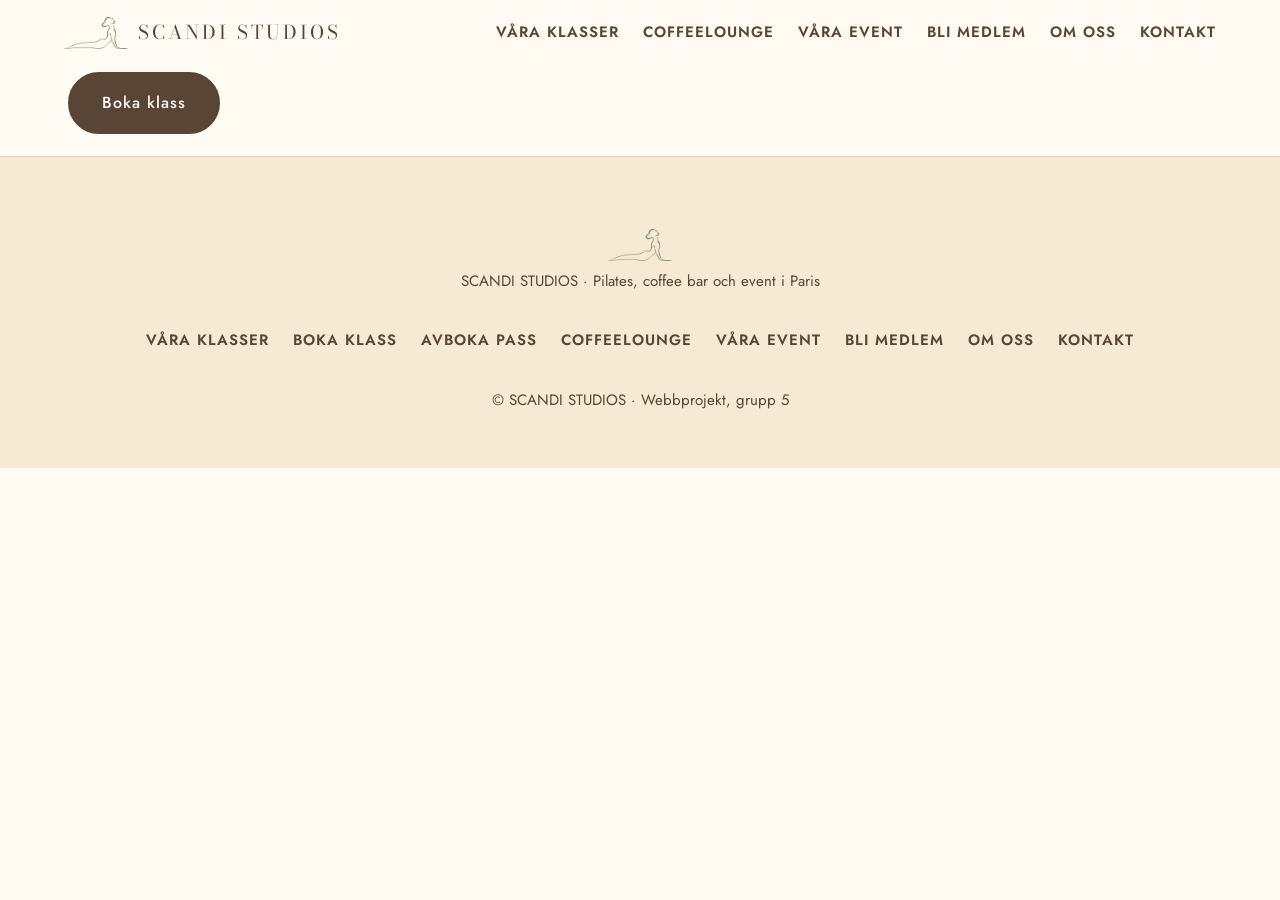
<file: index.html>
<!DOCTYPE html>
<html lang="sv">
<head>
<meta charset="utf-8">
<meta name="viewport" content="width=device-width, initial-scale=1">
<title>SCANDI STUDIOS · Pilates i Paris</title>
<meta name="description" content="Pilatesstudio i Paris med sex klasser, coffee bar, aftercare och event.">
<!-- typsnitten från google fonts -->
<link rel="stylesheet" href="https://fonts.googleapis.com/css2?family=Bodoni+Moda:wght@400;500&amp;family=Jost:wght@300;400;500&amp;display=swap">
<link rel="stylesheet" href="styles.css">
</head>

<body>

<!-- HEADER - samma på alla sidor, ändra inte utan att fråga gruppen!! -->

<header>
    <a href="index.html"><img src="img/logo.png" alt="">SCANDI STUDIOS</a>

  <!-- menyn (lägg aria-current="page" på sidan man är på) -->
  <nav aria-label="Huvudmeny">
      <a href="klasser.html">Våra klasser</a>
      <a href="coffeelounge.html">Coffeelounge</a>
      <a href="event.html">Våra event</a>
      <a href="medlem.html">Bli medlem</a>
      <a href="om-oss.html">Om oss</a>
      <a href="kontakt.html">Kontakt</a>
  </nav>

  <!-- boka knappen till höger -->
  <a class="knapp" href="boka.html">Boka klass</a>
</header>
<!-- slut header -->


<main id="innehall">
  <!-- startsidan - Susanne skriver här -->


  <!-- slut startsidan -->
</main>


<!-- footer, också samma på alla sidor -->
<footer>
  <img src="img/logo.png" alt="">
    <p>SCANDI STUDIOS · Pilates, coffee bar och event i Paris</p>

  <nav aria-label="Sidfot">
    <a href="klasser.html">Våra klasser</a>
    <a href="boka.html">Boka klass</a>
    <a href="boka.html#avboka">Avboka pass</a>
    <a href="coffeelounge.html">Coffeelounge</a>
      <a href="event.html">Våra event</a>
    <a href="medlem.html">Bli medlem</a>
    <a href="om-oss.html">Om oss</a>
    <a href="kontakt.html">Kontakt</a>
  </nav>
  <p>© SCANDI STUDIOS · Webbprojekt, grupp 5</p>
</footer>

</body>
</html>
</file>
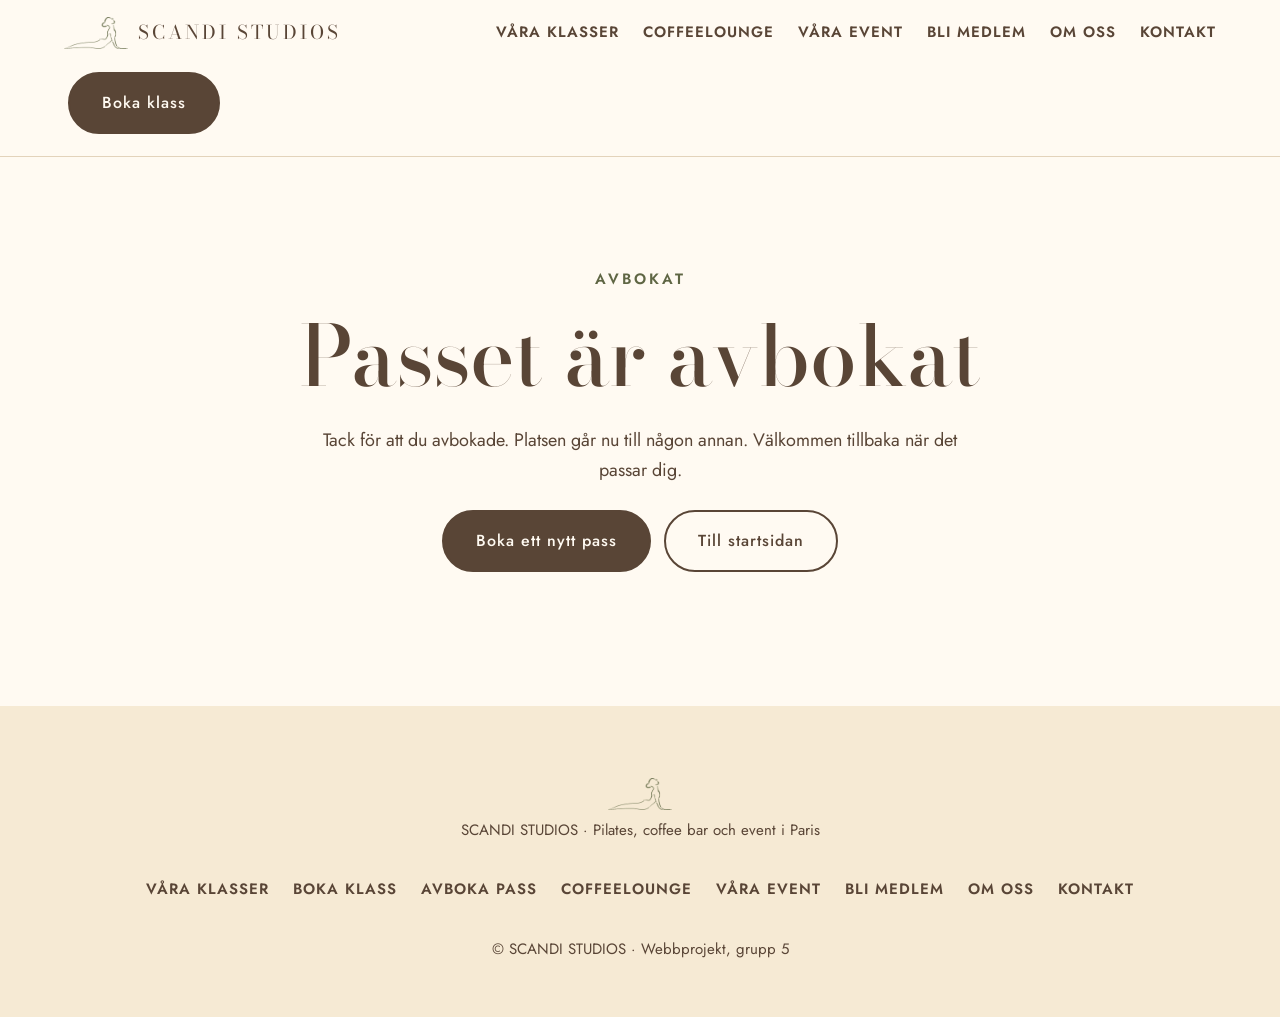
<file: avbokad.html>
<!DOCTYPE html>
<html lang="sv">
<head>
<meta charset="utf-8">
<meta name="viewport" content="width=device-width, initial-scale=1">
<title>Passet är avbokat · SCANDI STUDIOS</title>
<meta name="description" content="Ditt pass hos SCANDI STUDIOS är avbokat.">
<!-- typsnitten från google fonts -->
<link rel="stylesheet" href="https://fonts.googleapis.com/css2?family=Bodoni+Moda:wght@400;500&amp;family=Jost:wght@300;400;500&amp;display=swap">
<link rel="stylesheet" href="styles.css">
</head>

<body>

<!-- HEADER - samma på alla sidor, ändra inte utan att fråga gruppen!! -->
<header>
    <a href="index.html"><img src="img/logo.png" alt="">SCANDI STUDIOS</a>

  <!-- menyn (lägg aria-current="page" på sidan man är på) -->
  <nav aria-label="Huvudmeny">
      <a href="klasser.html">Våra klasser</a>
      <a href="coffeelounge.html">Coffeelounge</a>
      <a href="event.html">Våra event</a>
      <a href="medlem.html">Bli medlem</a>
      <a href="om-oss.html">Om oss</a>
      <a href="kontakt.html">Kontakt</a>
  </nav>

  <!-- boka knappen till höger -->
  <a class="knapp" href="boka.html">Boka klass</a>
</header>
<!-- slut header -->


<main id="innehall">
  <!-- när man har avbokat ett pass -->
  <section class="sektion">
    <p class="liten-text">Avbokat</p>
    <h1>Passet är avbokat</h1>
    <p>Tack för att du avbokade. Platsen går nu till någon annan. Välkommen tillbaka när det passar dig.</p>
    <p>
      <a class="knapp" href="boka.html">Boka ett nytt pass</a>
      <a class="knapp-ram" href="index.html">Till startsidan</a>
    </p>
  </section>
  <!-- slut -->
</main>


<!-- footer, också samma på alla sidor -->
<footer>
  <img src="img/logo.png" alt="">
    <p>SCANDI STUDIOS · Pilates, coffee bar och event i Paris</p>

  <nav aria-label="Sidfot">
    <a href="klasser.html">Våra klasser</a>
    <a href="boka.html">Boka klass</a>
    <a href="boka.html#avboka">Avboka pass</a>
    <a href="coffeelounge.html">Coffeelounge</a>
      <a href="event.html">Våra event</a>
    <a href="medlem.html">Bli medlem</a>
    <a href="om-oss.html">Om oss</a>
    <a href="kontakt.html">Kontakt</a>
  </nav>
  <p>© SCANDI STUDIOS · Webbprojekt, grupp 5</p>
</footer>

</body>
</html>
</file>
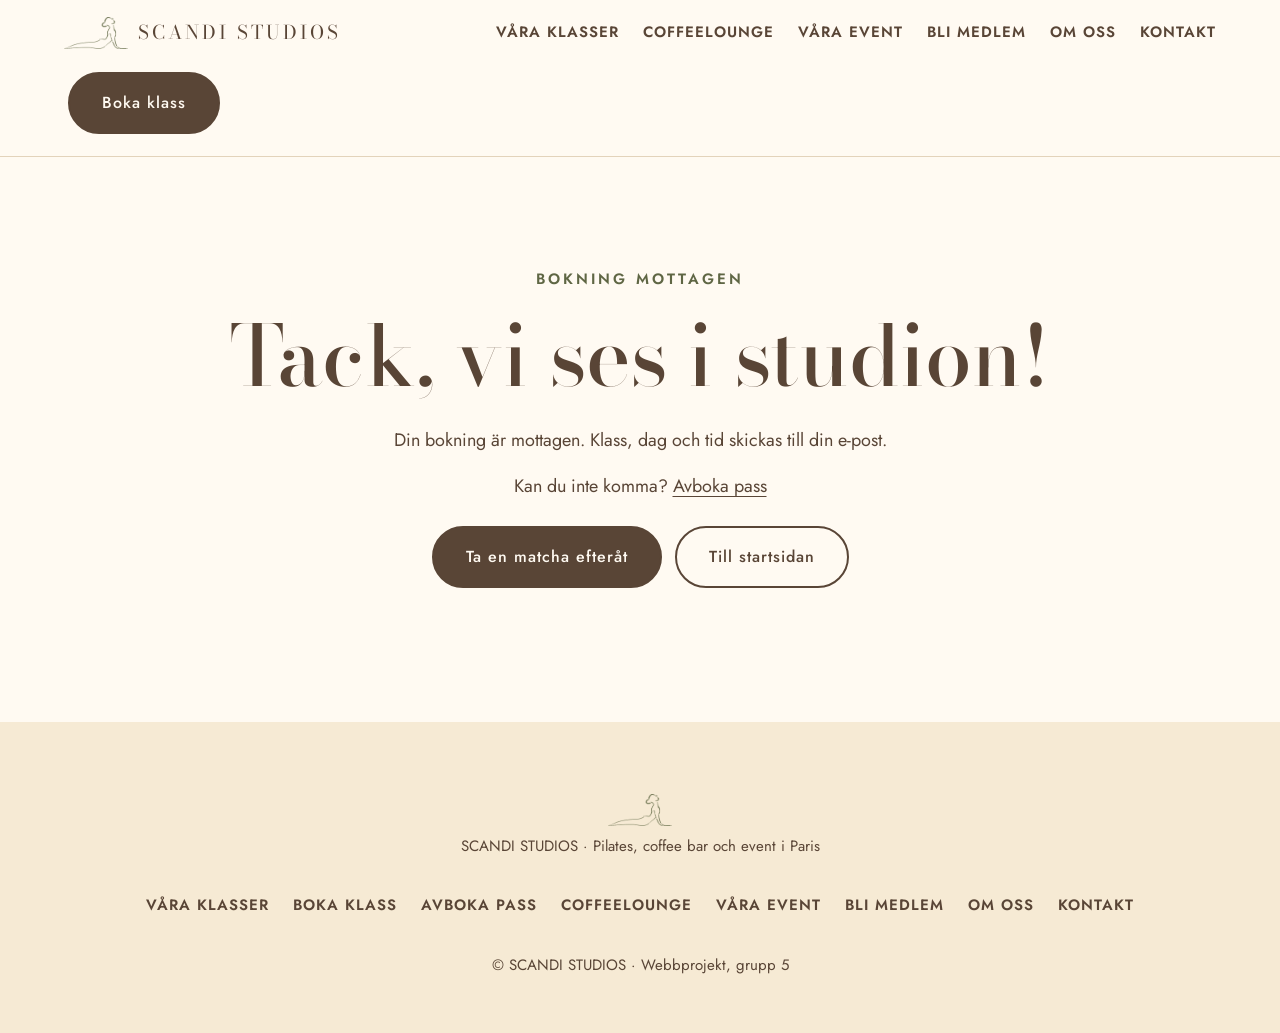
<file: bekraftelse.html>
<!DOCTYPE html>
<html lang="sv">
<head>
<meta charset="utf-8">
<meta name="viewport" content="width=device-width, initial-scale=1">
<title>Bokning mottagen · SCANDI STUDIOS</title>
<meta name="description" content="Din bokning hos SCANDI STUDIOS är mottagen.">
<!-- typsnitten från google fonts -->
<link rel="stylesheet" href="https://fonts.googleapis.com/css2?family=Bodoni+Moda:wght@400;500&amp;family=Jost:wght@300;400;500&amp;display=swap">
<link rel="stylesheet" href="styles.css">
</head>

<body>

<!-- HEADER - samma på alla sidor, ändra inte utan att fråga gruppen!! -->
<header>
    <a href="index.html"><img src="img/logo.png" alt="">SCANDI STUDIOS</a>

  <!-- menyn (lägg aria-current="page" på sidan man är på) -->
  <nav aria-label="Huvudmeny">
      <a href="klasser.html">Våra klasser</a>
      <a href="coffeelounge.html">Coffeelounge</a>
      <a href="event.html">Våra event</a>
      <a href="medlem.html">Bli medlem</a>
      <a href="om-oss.html">Om oss</a>
      <a href="kontakt.html">Kontakt</a>
  </nav>

  <!-- boka knappen till höger -->
  <a class="knapp" href="boka.html">Boka klass</a>
</header>
<!-- slut header -->


<main id="innehall">
  <!-- bekräftelse när man har bokat ett pass -->
  <section class="sektion">
    <p class="liten-text">Bokning mottagen</p>
    <h1>Tack, vi ses i studion!</h1>
    <p>Din bokning är mottagen. Klass, dag och tid skickas till din e-post.</p>
    <p>Kan du inte komma? <a href="boka.html#avboka">Avboka pass</a></p>
    <p>
      <a class="knapp" href="coffeelounge.html">Ta en matcha efteråt</a>
      <a class="knapp-ram" href="index.html">Till startsidan</a>
    </p>
  </section>
  <!-- slut -->
</main>


<!-- footer, också samma på alla sidor -->
<footer>
  <img src="img/logo.png" alt="">
    <p>SCANDI STUDIOS · Pilates, coffee bar och event i Paris</p>

  <nav aria-label="Sidfot">
    <a href="klasser.html">Våra klasser</a>
    <a href="boka.html">Boka klass</a>
    <a href="boka.html#avboka">Avboka pass</a>
    <a href="coffeelounge.html">Coffeelounge</a>
      <a href="event.html">Våra event</a>
    <a href="medlem.html">Bli medlem</a>
    <a href="om-oss.html">Om oss</a>
    <a href="kontakt.html">Kontakt</a>
  </nav>
  <p>© SCANDI STUDIOS · Webbprojekt, grupp 5</p>
</footer>

</body>
</html>
</file>
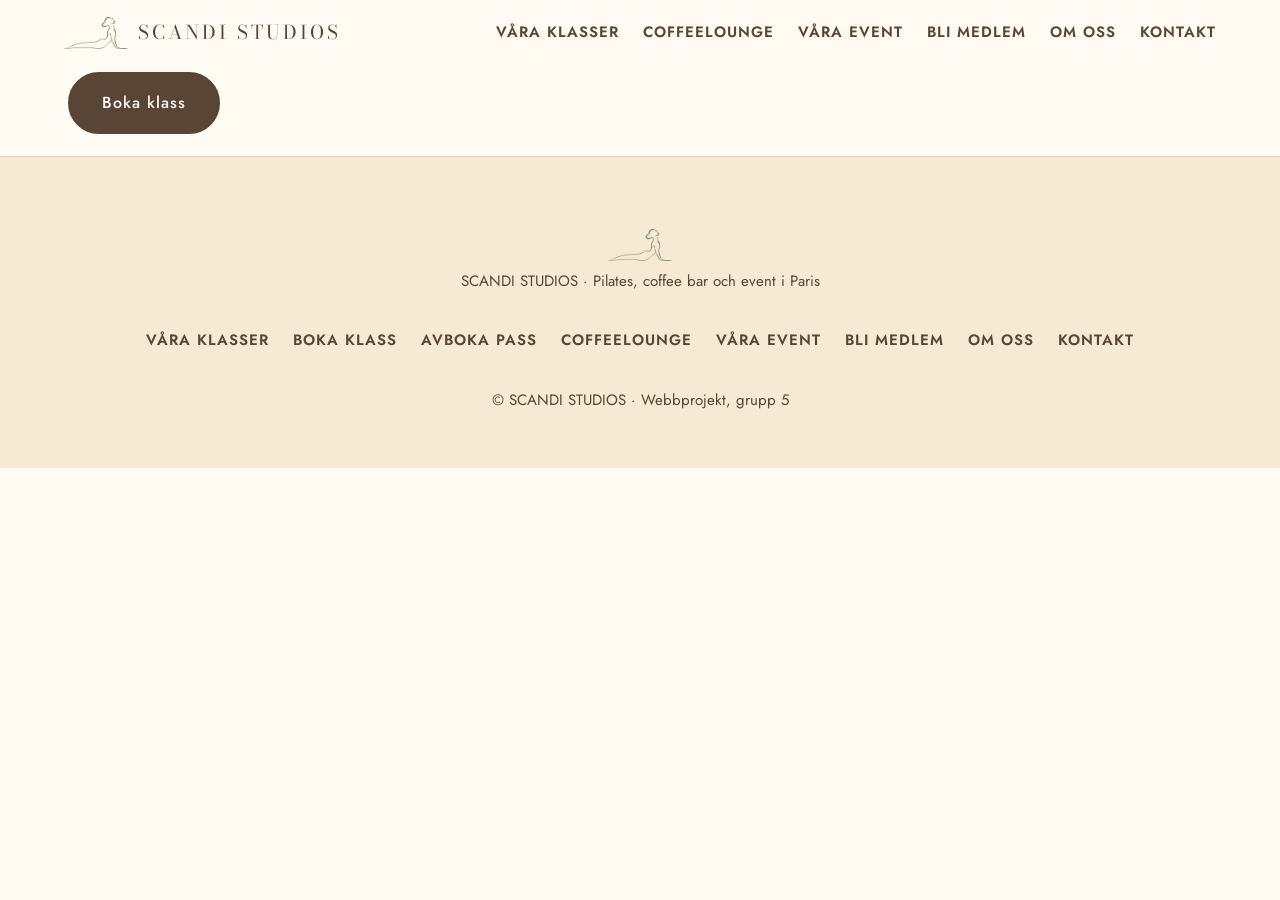
<file: boka.html>
<!DOCTYPE html>
<html lang="sv">
<head>
<meta charset="utf-8">
<meta name="viewport" content="width=device-width, initial-scale=1">
<title>Boka klass · SCANDI STUDIOS</title>
<meta name="description" content="Boka eller avboka en pilatesklass hos SCANDI STUDIOS.">
<!-- typsnitten från google fonts -->
<link rel="stylesheet" href="https://fonts.googleapis.com/css2?family=Bodoni+Moda:wght@400;500&amp;family=Jost:wght@300;400;500&amp;display=swap">
<link rel="stylesheet" href="styles.css">
</head>

<body>

<!-- HEADER - samma på alla sidor, ändra inte utan att fråga gruppen!! -->
<header>
    <a href="index.html"><img src="img/logo.png" alt="">SCANDI STUDIOS</a>

  <!-- menyn (lägg aria-current="page" på sidan man är på) -->
  <nav aria-label="Huvudmeny">
      <a href="klasser.html">Våra klasser</a>
      <a href="coffeelounge.html">Coffeelounge</a>
      <a href="event.html">Våra event</a>
      <a href="medlem.html">Bli medlem</a>
      <a href="om-oss.html">Om oss</a>
      <a href="kontakt.html">Kontakt</a>
  </nav>

  <!-- boka knappen till höger -->
  <a class="knapp" href="boka.html" aria-current="page">Boka klass</a>
</header>
<!-- slut header -->


<main id="innehall">
  <!-- bokning + avboka - Evelina skriver här -->

  <!-- slut bokning + avboka -->
</main>


<!-- footer, också samma på alla sidor -->
<footer>
  <img src="img/logo.png" alt="">
    <p>SCANDI STUDIOS · Pilates, coffee bar och event i Paris</p>

  <nav aria-label="Sidfot">
    <a href="klasser.html">Våra klasser</a>
    <a href="boka.html">Boka klass</a>
    <a href="boka.html#avboka">Avboka pass</a>
    <a href="coffeelounge.html">Coffeelounge</a>
      <a href="event.html">Våra event</a>
    <a href="medlem.html">Bli medlem</a>
    <a href="om-oss.html">Om oss</a>
    <a href="kontakt.html">Kontakt</a>
  </nav>
  <p>© SCANDI STUDIOS · Webbprojekt, grupp 5</p>
</footer>

</body>
</html>
</file>
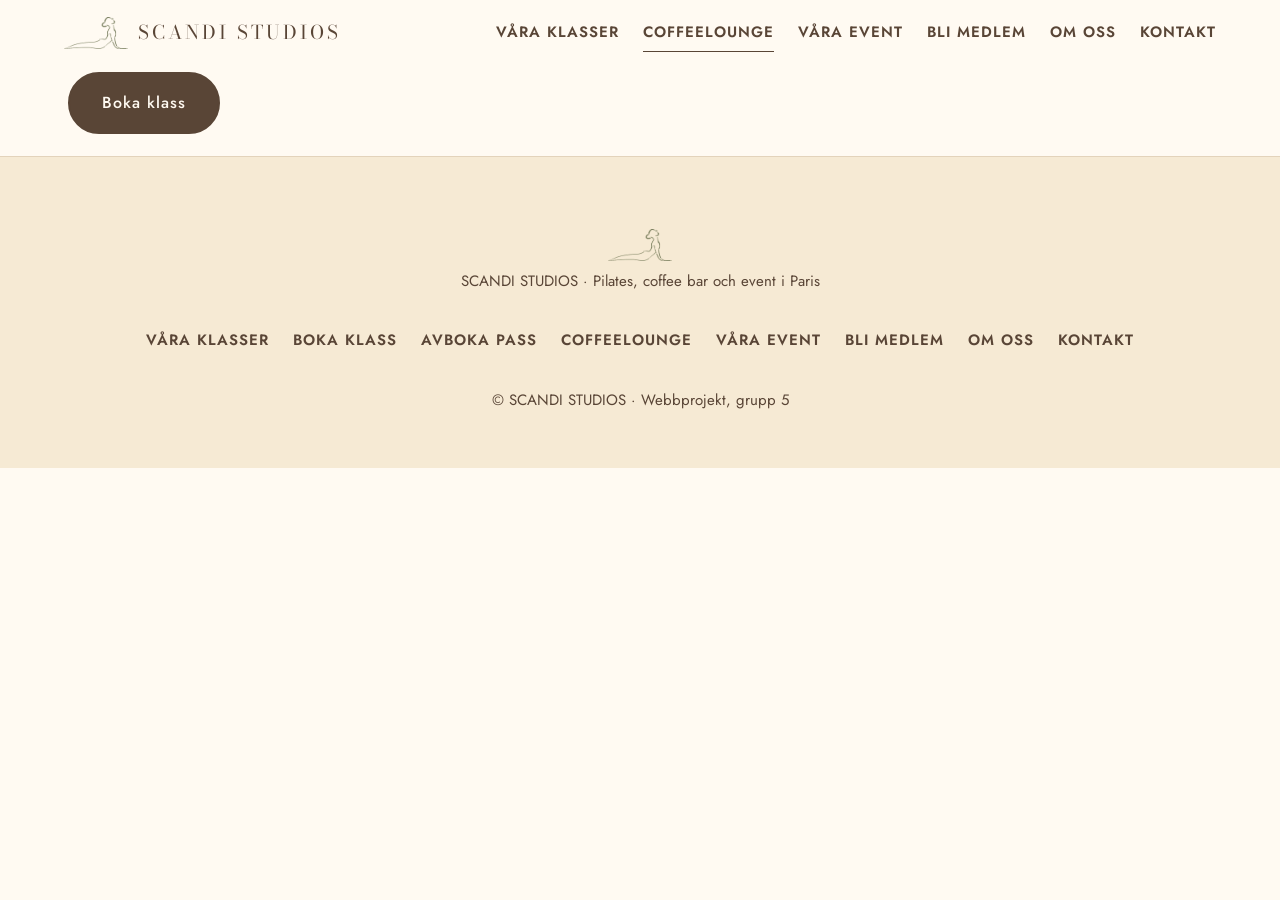
<file: coffeelounge.html>
<!DOCTYPE html>
<html lang="sv">
<head>
<meta charset="utf-8">
<meta name="viewport" content="width=device-width, initial-scale=1">
<title>Coffeelounge och aftercare · SCANDI STUDIOS</title>
<meta name="description" content="Coffee bar med kaffe, matcha och smoothies, och aftercare med bastu och recovery.">
<!-- typsnitten från google fonts -->
<link rel="stylesheet" href="https://fonts.googleapis.com/css2?family=Bodoni+Moda:wght@400;500&amp;family=Jost:wght@300;400;500&amp;display=swap">
<link rel="stylesheet" href="styles.css">
</head>

<body>

<!-- HEADER - samma på alla sidor, ändra inte utan att fråga gruppen!! -->
<header>
    <a href="index.html"><img src="img/logo.png" alt="">SCANDI STUDIOS</a>

  <!-- menyn (lägg aria-current="page" på sidan man är på) -->
  <nav aria-label="Huvudmeny">
      <a href="klasser.html">Våra klasser</a>
      <a href="coffeelounge.html" aria-current="page">Coffeelounge</a>
      <a href="event.html">Våra event</a>
      <a href="medlem.html">Bli medlem</a>
      <a href="om-oss.html">Om oss</a>
      <a href="kontakt.html">Kontakt</a>
  </nav>

  <!-- boka knappen till höger -->
  <a class="knapp" href="boka.html">Boka klass</a>
</header>
<!-- slut header -->


<main id="innehall">
  <!-- coffeelounge och aftercare - Moa skriver här -->


  <!-- slut coffeelounge och aftercare -->
</main>


<!-- footer, också samma på alla sidor -->
<footer>
  <img src="img/logo.png" alt="">
    <p>SCANDI STUDIOS · Pilates, coffee bar och event i Paris</p>

  <nav aria-label="Sidfot">
    <a href="klasser.html">Våra klasser</a>
    <a href="boka.html">Boka klass</a>
    <a href="boka.html#avboka">Avboka pass</a>
    <a href="coffeelounge.html">Coffeelounge</a>
      <a href="event.html">Våra event</a>
    <a href="medlem.html">Bli medlem</a>
    <a href="om-oss.html">Om oss</a>
    <a href="kontakt.html">Kontakt</a>
  </nav>
  <p>© SCANDI STUDIOS · Webbprojekt, grupp 5</p>
</footer>

</body>
</html>
</file>
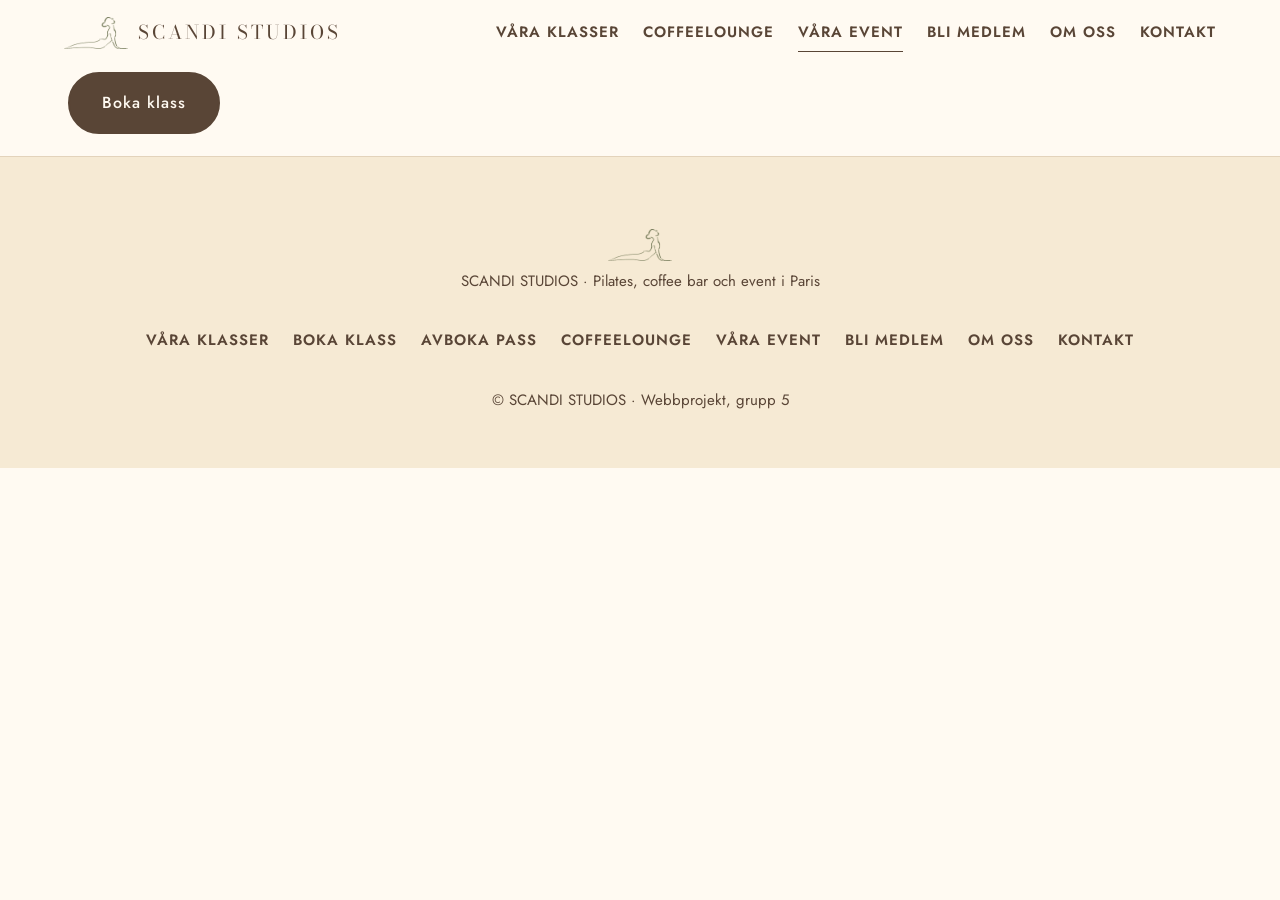
<file: event.html>
<!DOCTYPE html>
<html lang="sv">
<head>
<meta charset="utf-8">
<meta name="viewport" content="width=device-width, initial-scale=1">
<title>Våra event · SCANDI STUDIOS</title>
<meta name="description" content="Matcha mornings, self-care workshops, mingelkvällar och frukostevent.">
<!-- typsnitten från google fonts -->
<link rel="stylesheet" href="https://fonts.googleapis.com/css2?family=Bodoni+Moda:wght@400;500&amp;family=Jost:wght@300;400;500&amp;display=swap">
<link rel="stylesheet" href="styles.css">
</head>

<body>

<!-- HEADER - samma på alla sidor, ändra inte utan att fråga gruppen!! -->
<header>
    <a href="index.html"><img src="img/logo.png" alt="">SCANDI STUDIOS</a>

  <!-- menyn (lägg aria-current="page" på sidan man är på) -->
  <nav aria-label="Huvudmeny">
      <a href="klasser.html">Våra klasser</a>
      <a href="coffeelounge.html">Coffeelounge</a>
      <a href="event.html" aria-current="page">Våra event</a>
      <a href="medlem.html">Bli medlem</a>
      <a href="om-oss.html">Om oss</a>
      <a href="kontakt.html">Kontakt</a>
  </nav>

  <!-- boka knappen till höger -->
  <a class="knapp" href="boka.html">Boka klass</a>
</header>
<!-- slut header -->


<main id="innehall">
  <!-- event + anmälan - Elham skriver här -->


  <!-- slut event + anmälan -->
</main>


<!-- footer, också samma på alla sidor -->
<footer>
  <img src="img/logo.png" alt="">
    <p>SCANDI STUDIOS · Pilates, coffee bar och event i Paris</p>

  <nav aria-label="Sidfot">
    <a href="klasser.html">Våra klasser</a>
    <a href="boka.html">Boka klass</a>
    <a href="boka.html#avboka">Avboka pass</a>
    <a href="coffeelounge.html">Coffeelounge</a>
      <a href="event.html">Våra event</a>
    <a href="medlem.html">Bli medlem</a>
    <a href="om-oss.html">Om oss</a>
    <a href="kontakt.html">Kontakt</a>
  </nav>
  <p>© SCANDI STUDIOS · Webbprojekt, grupp 5</p>
</footer>

</body>
</html>
</file>
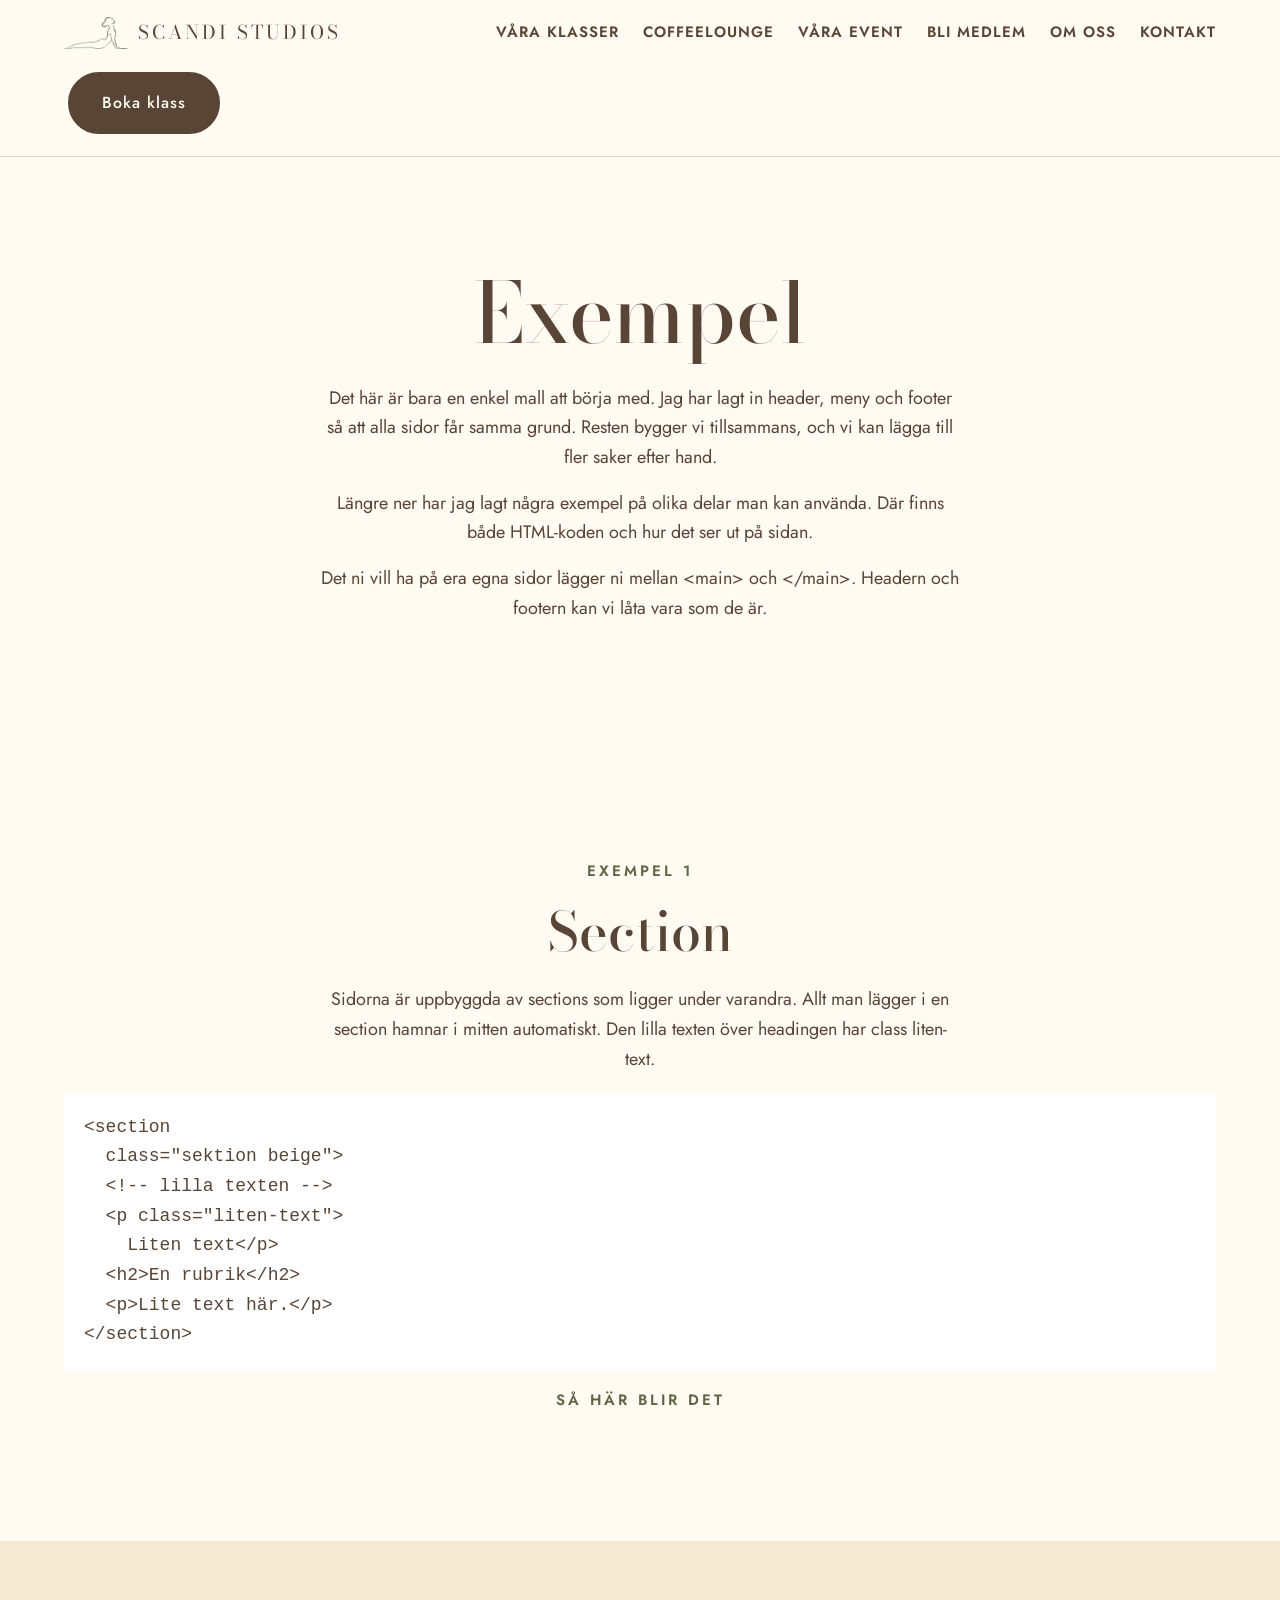
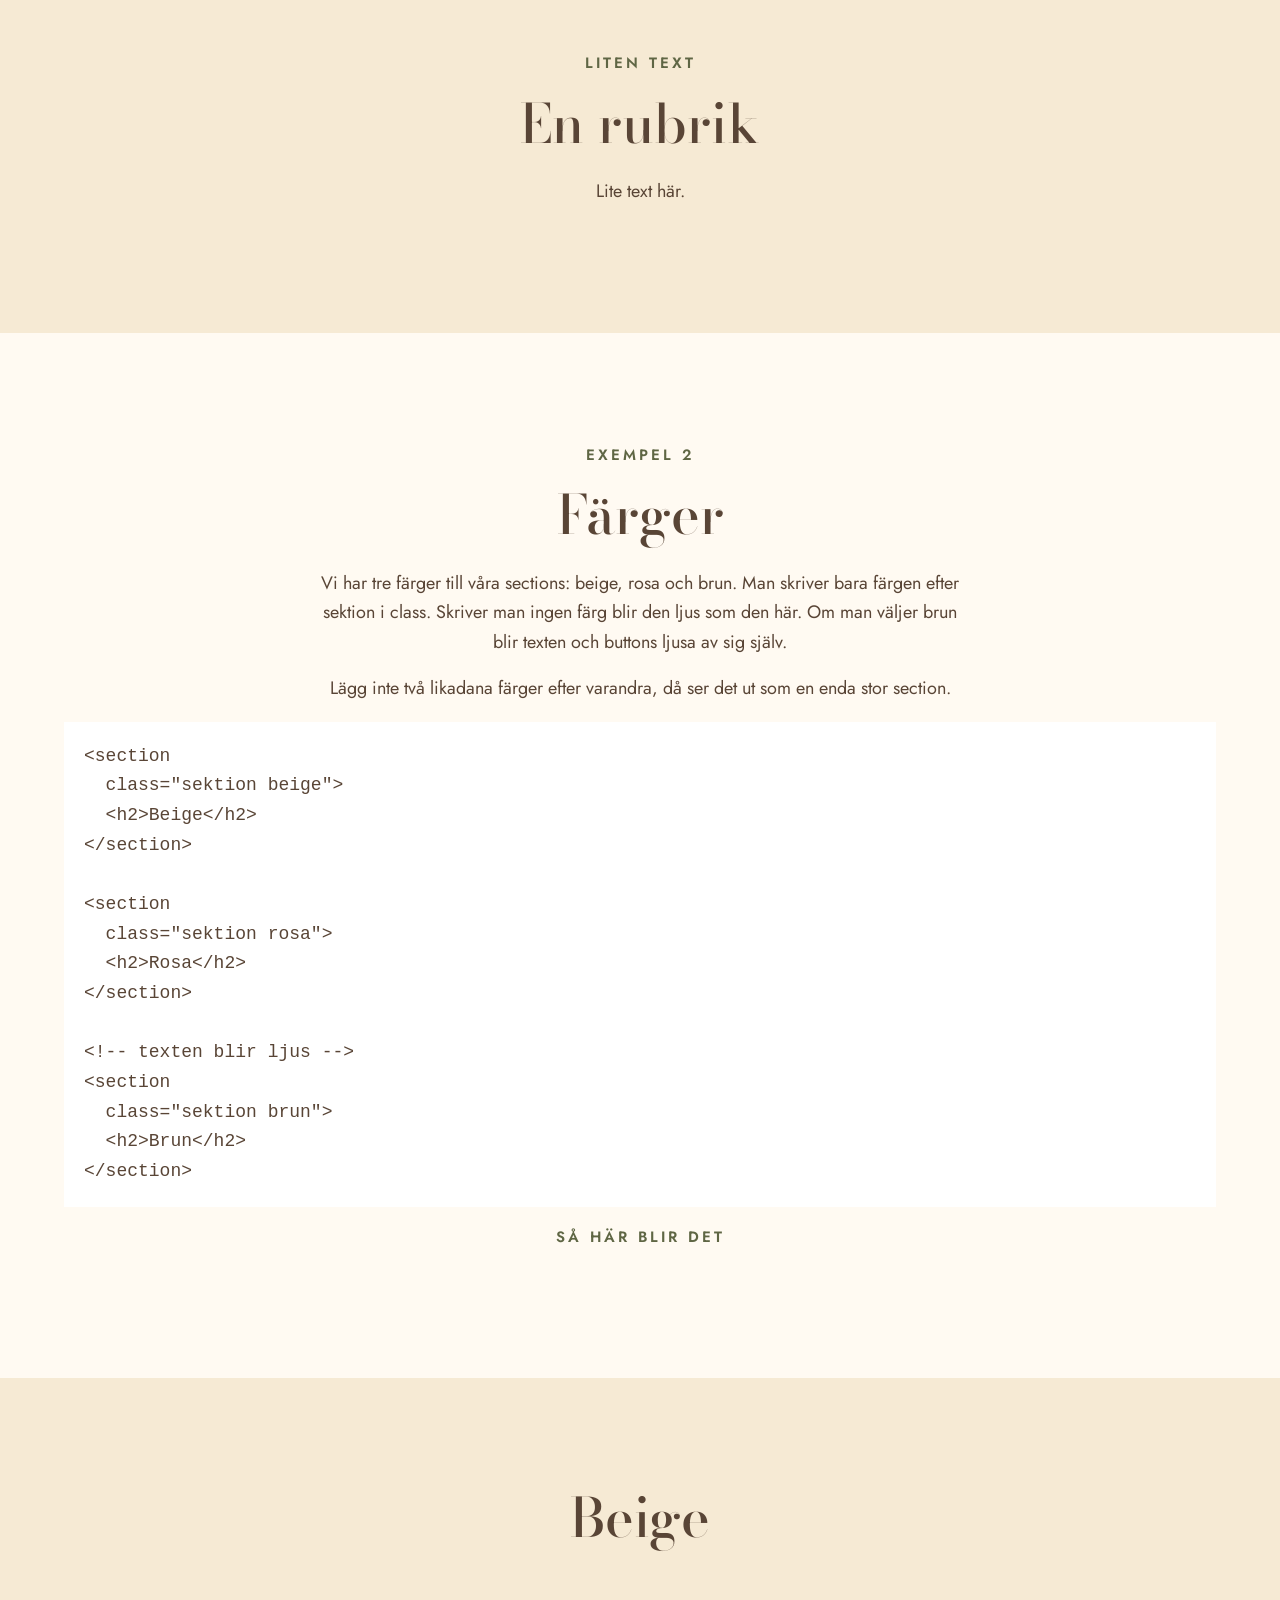
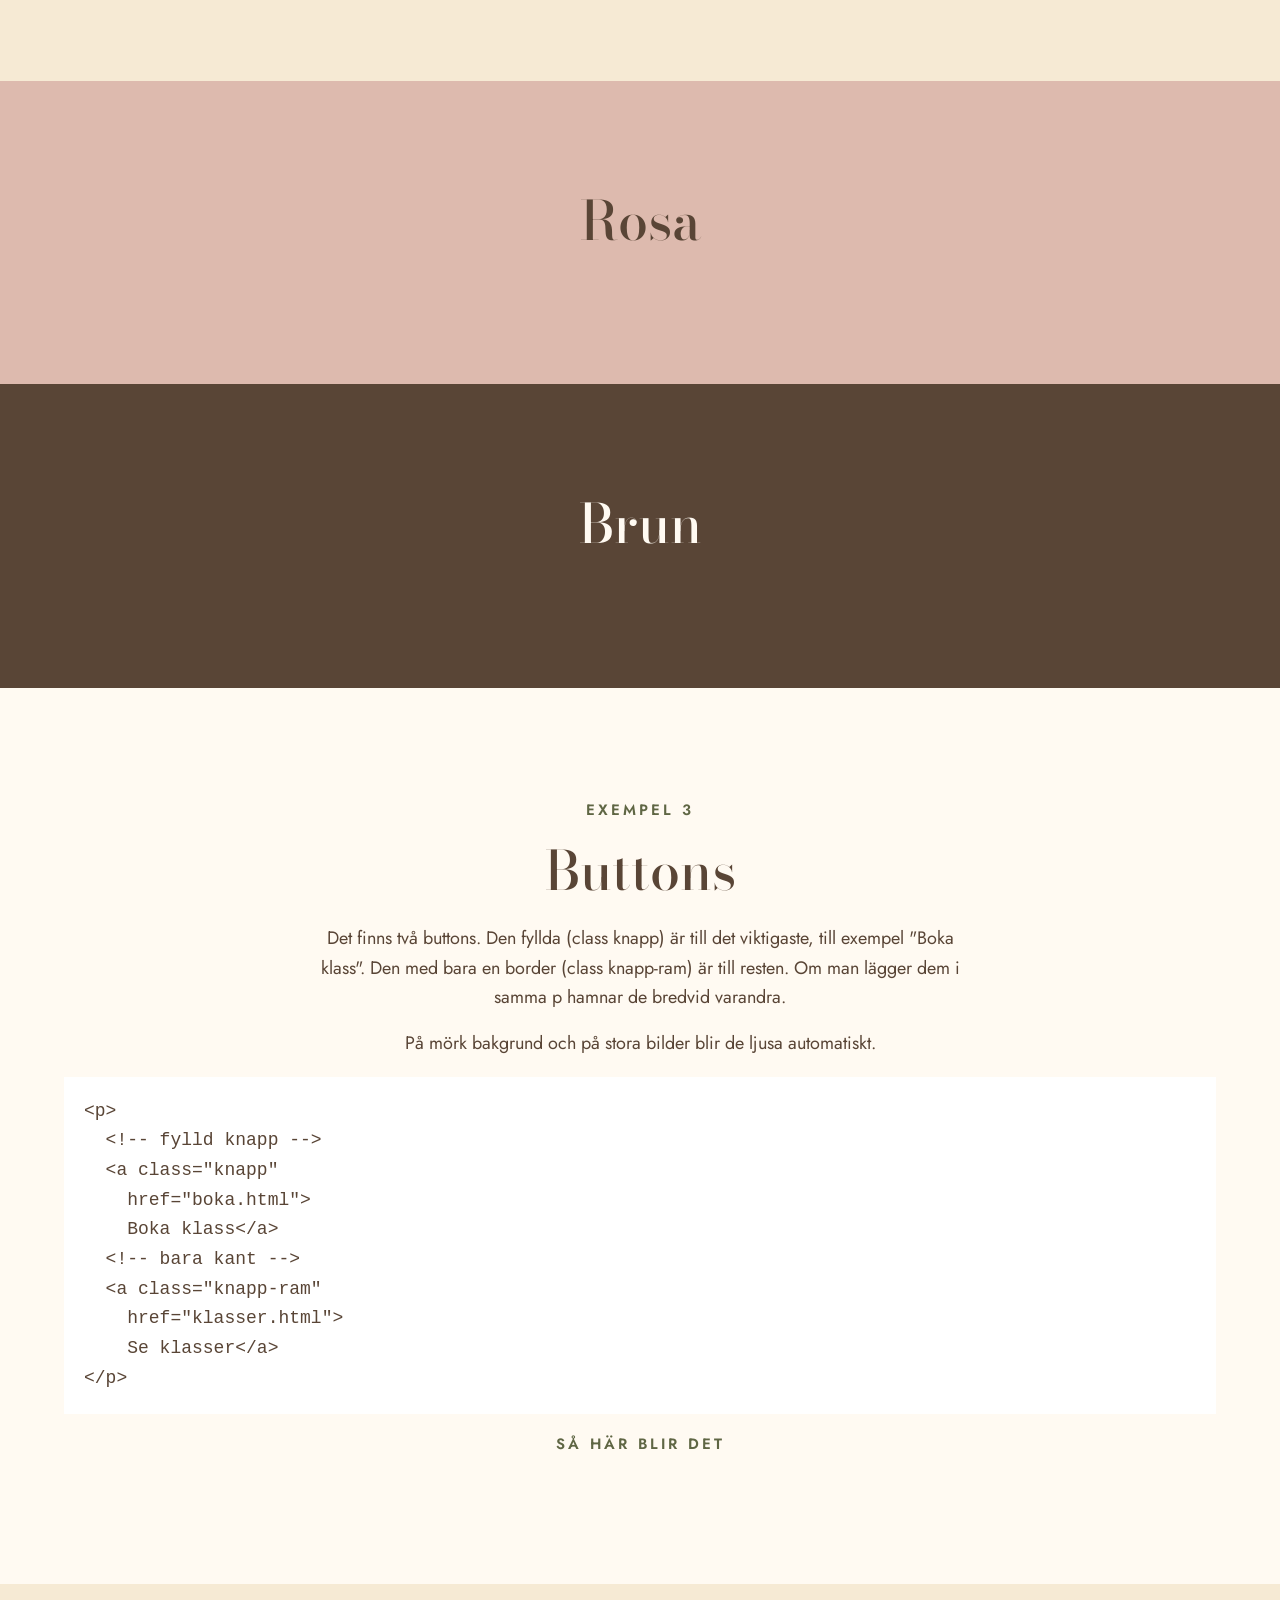
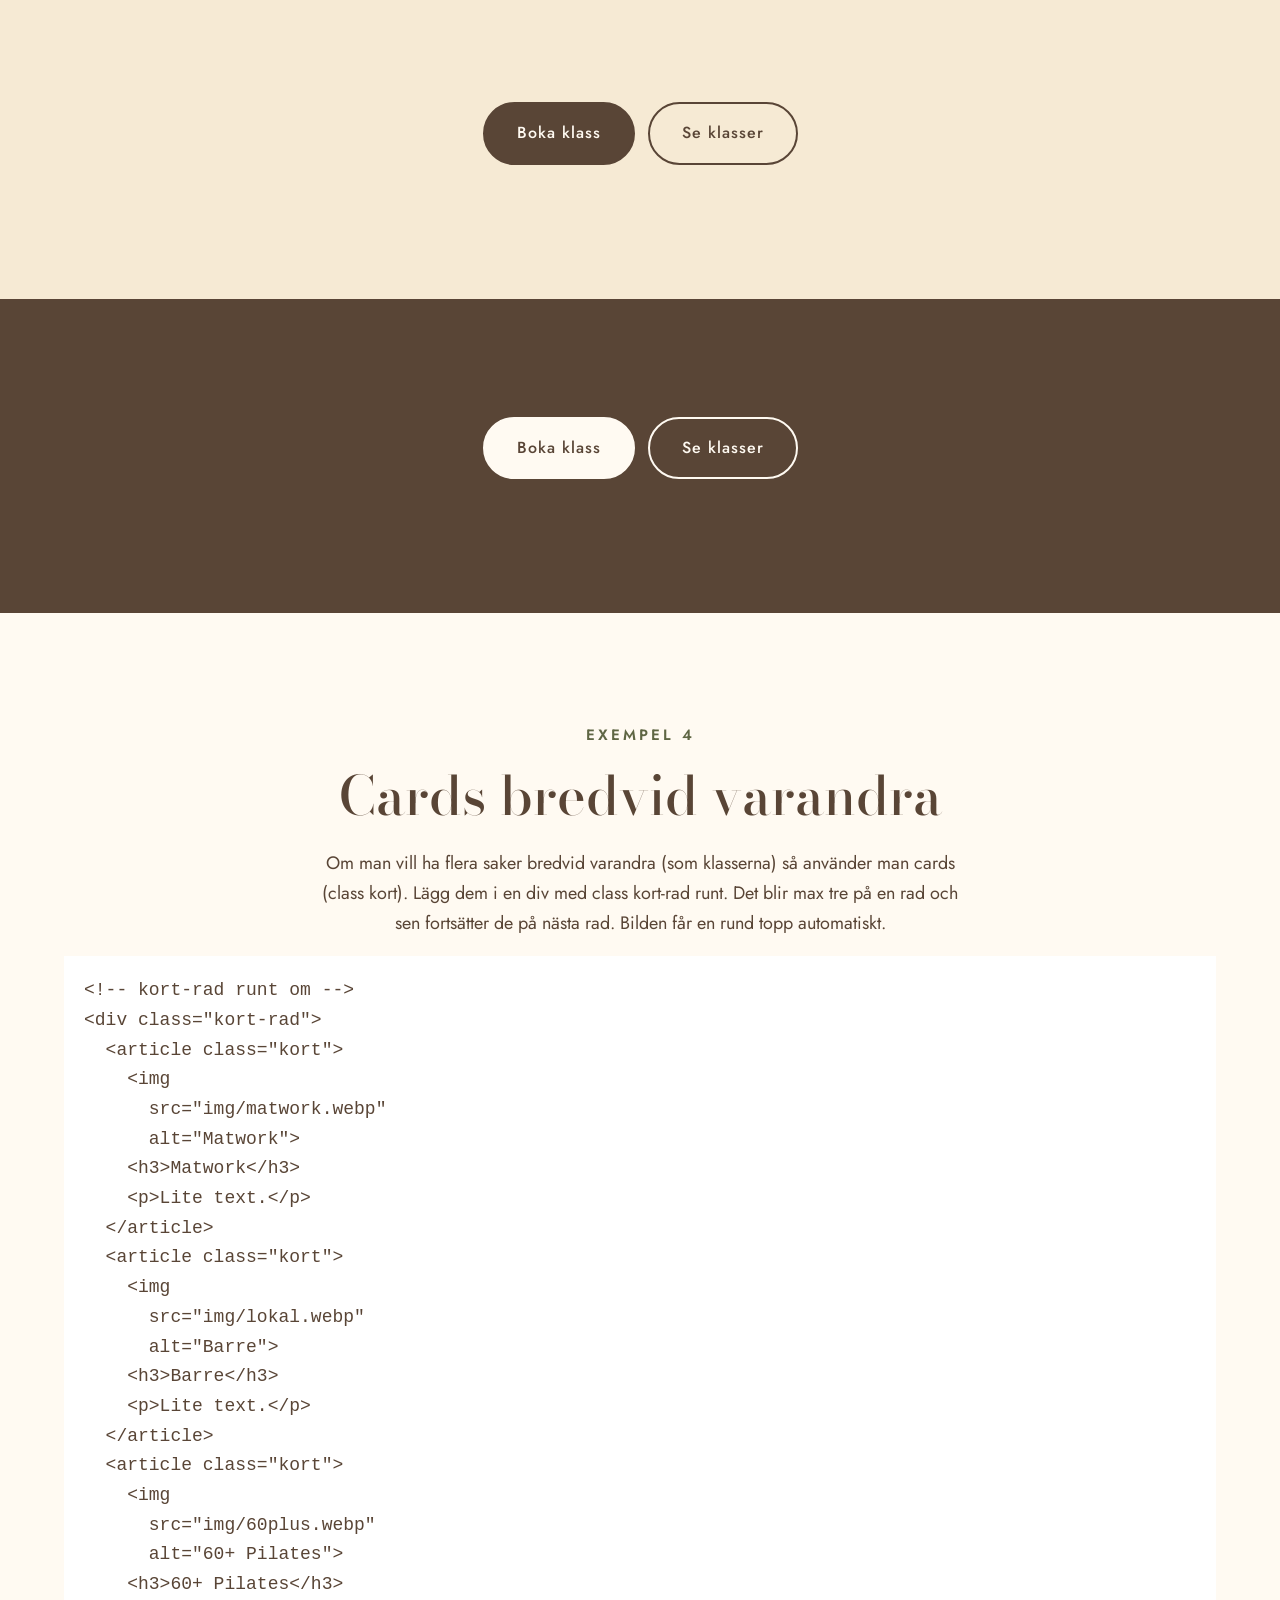
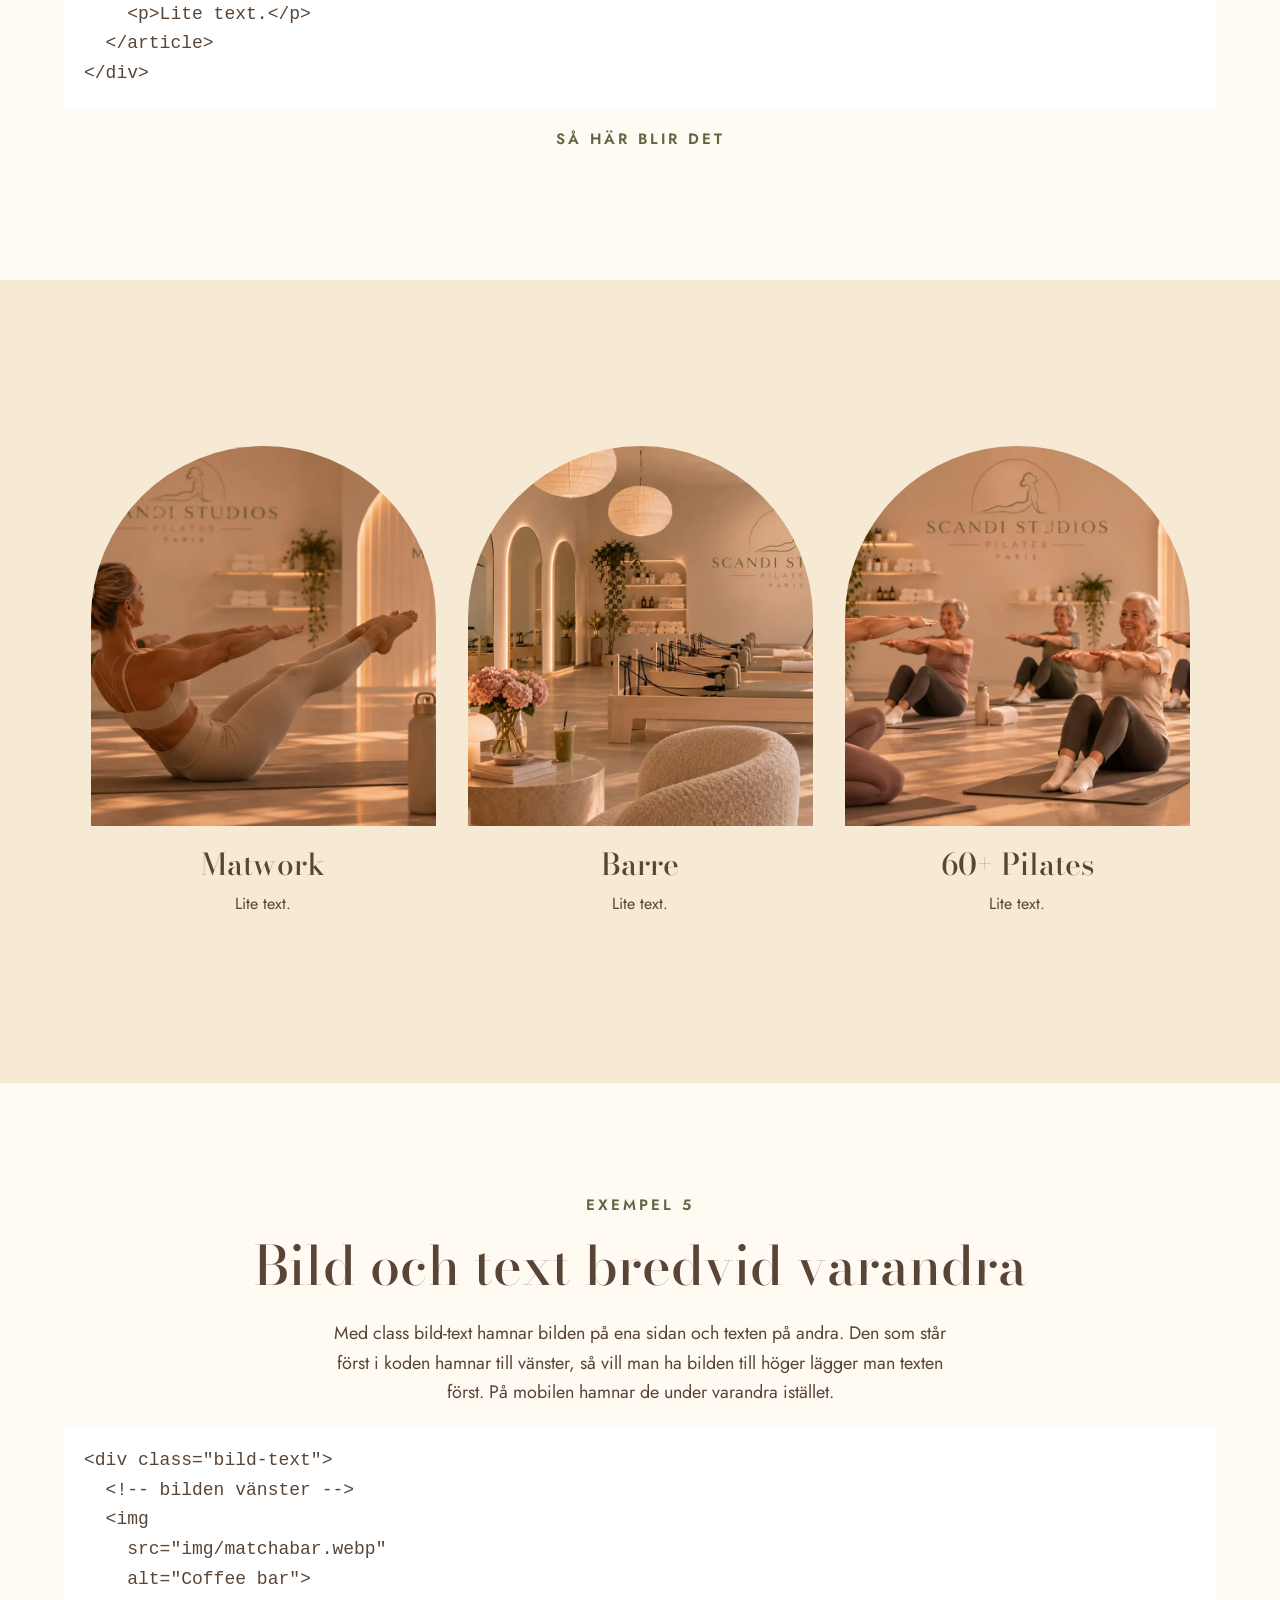
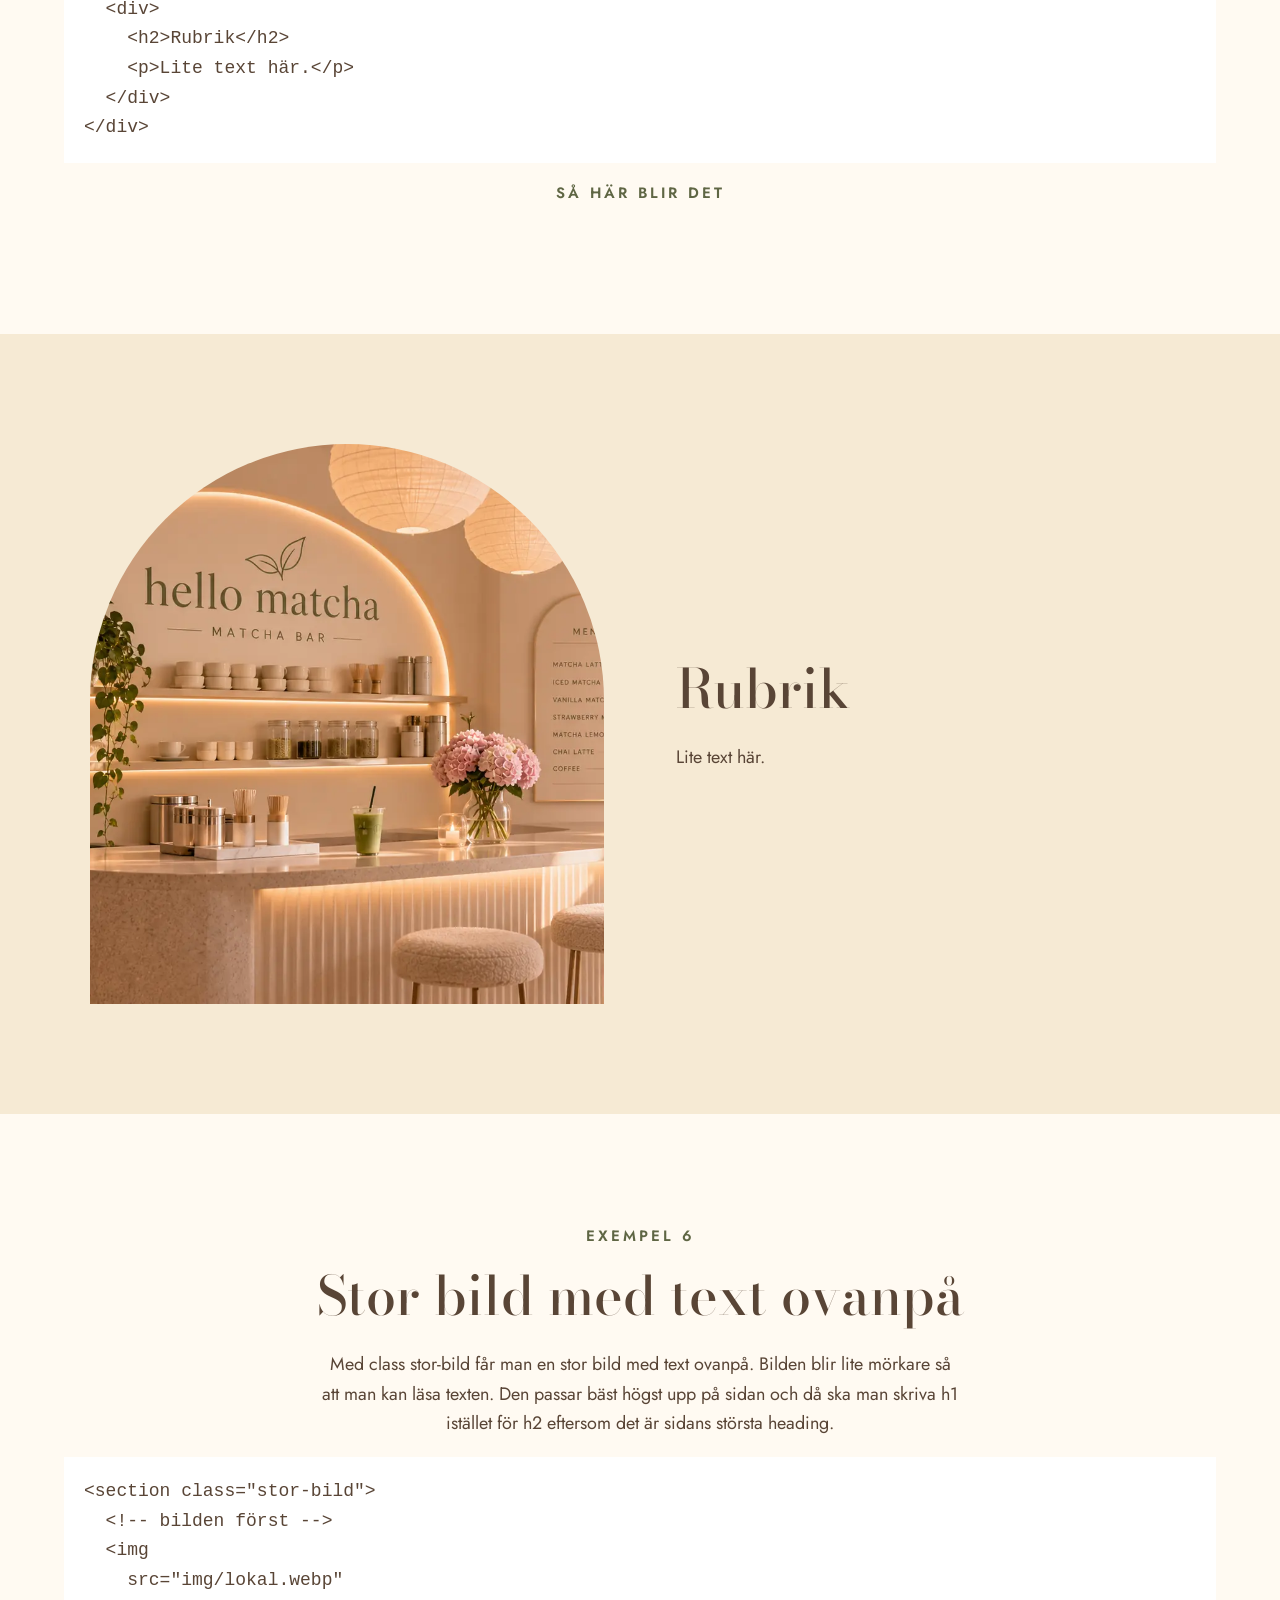
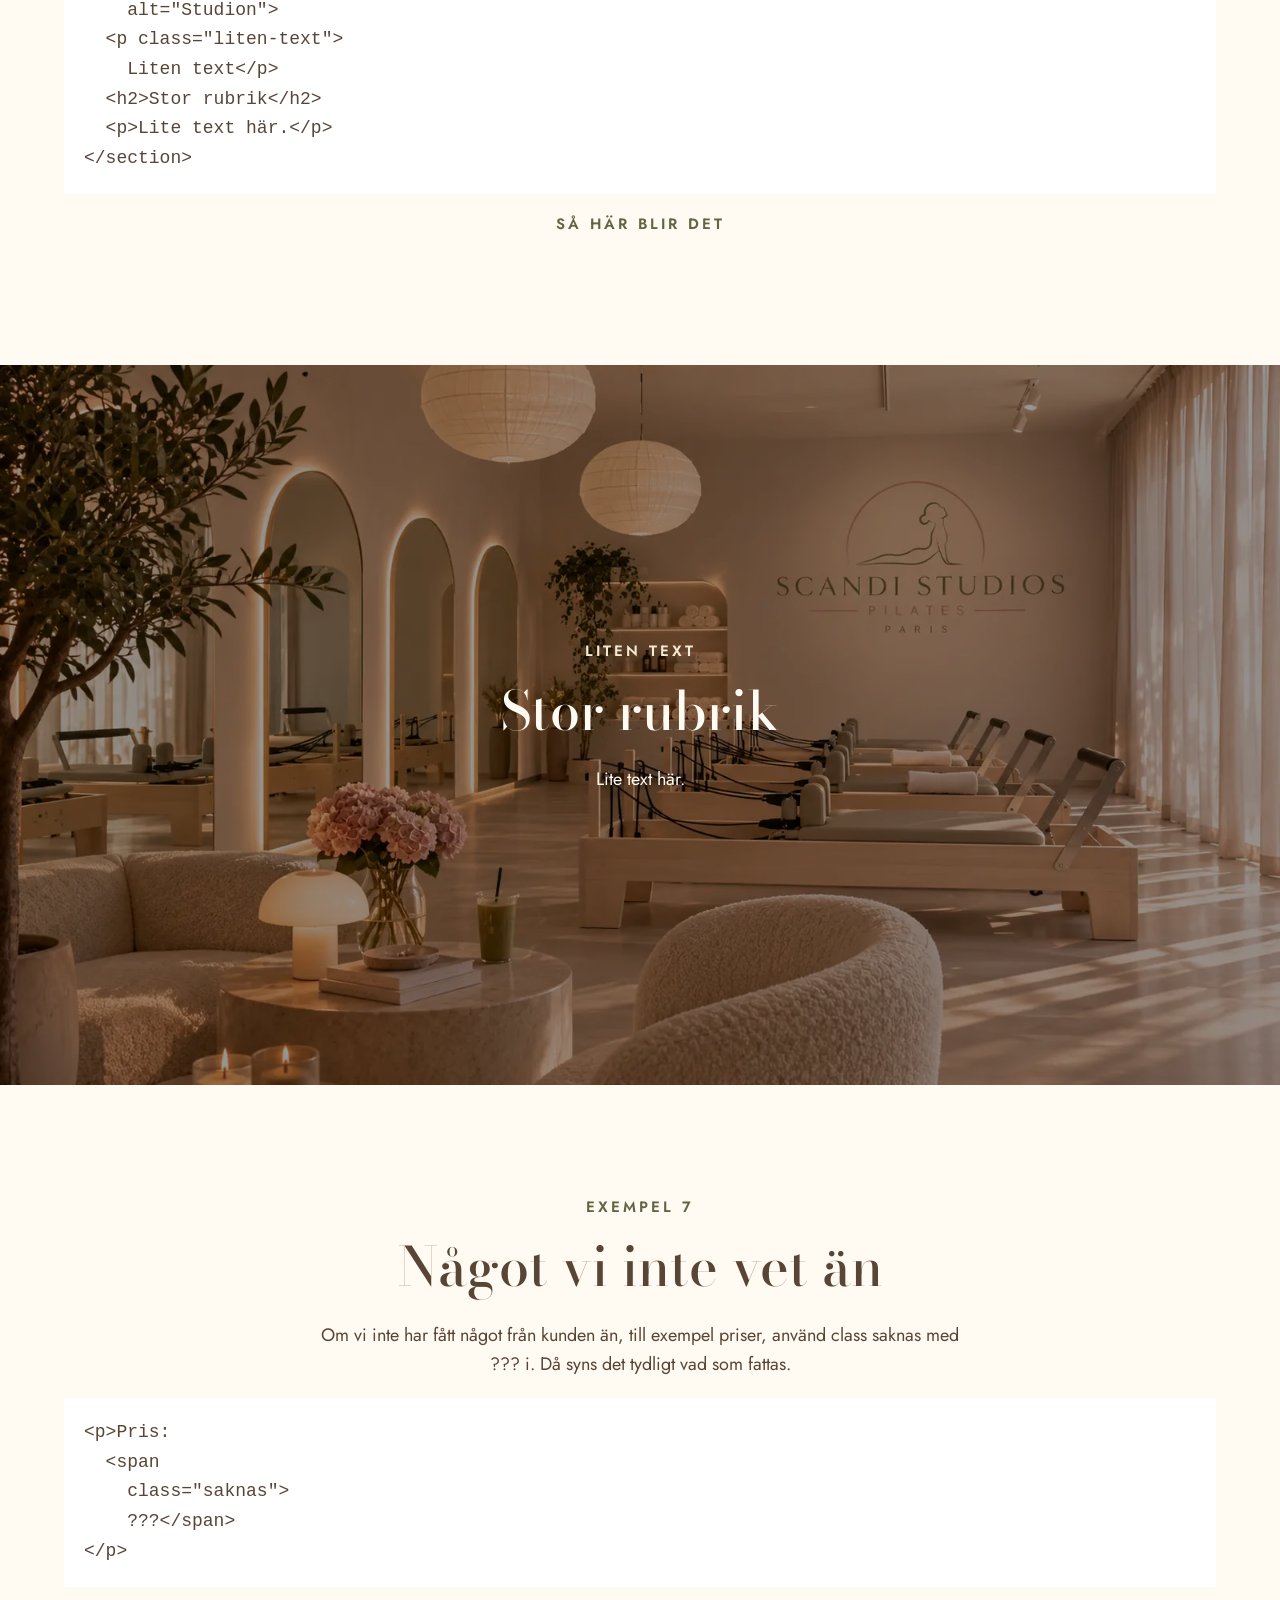
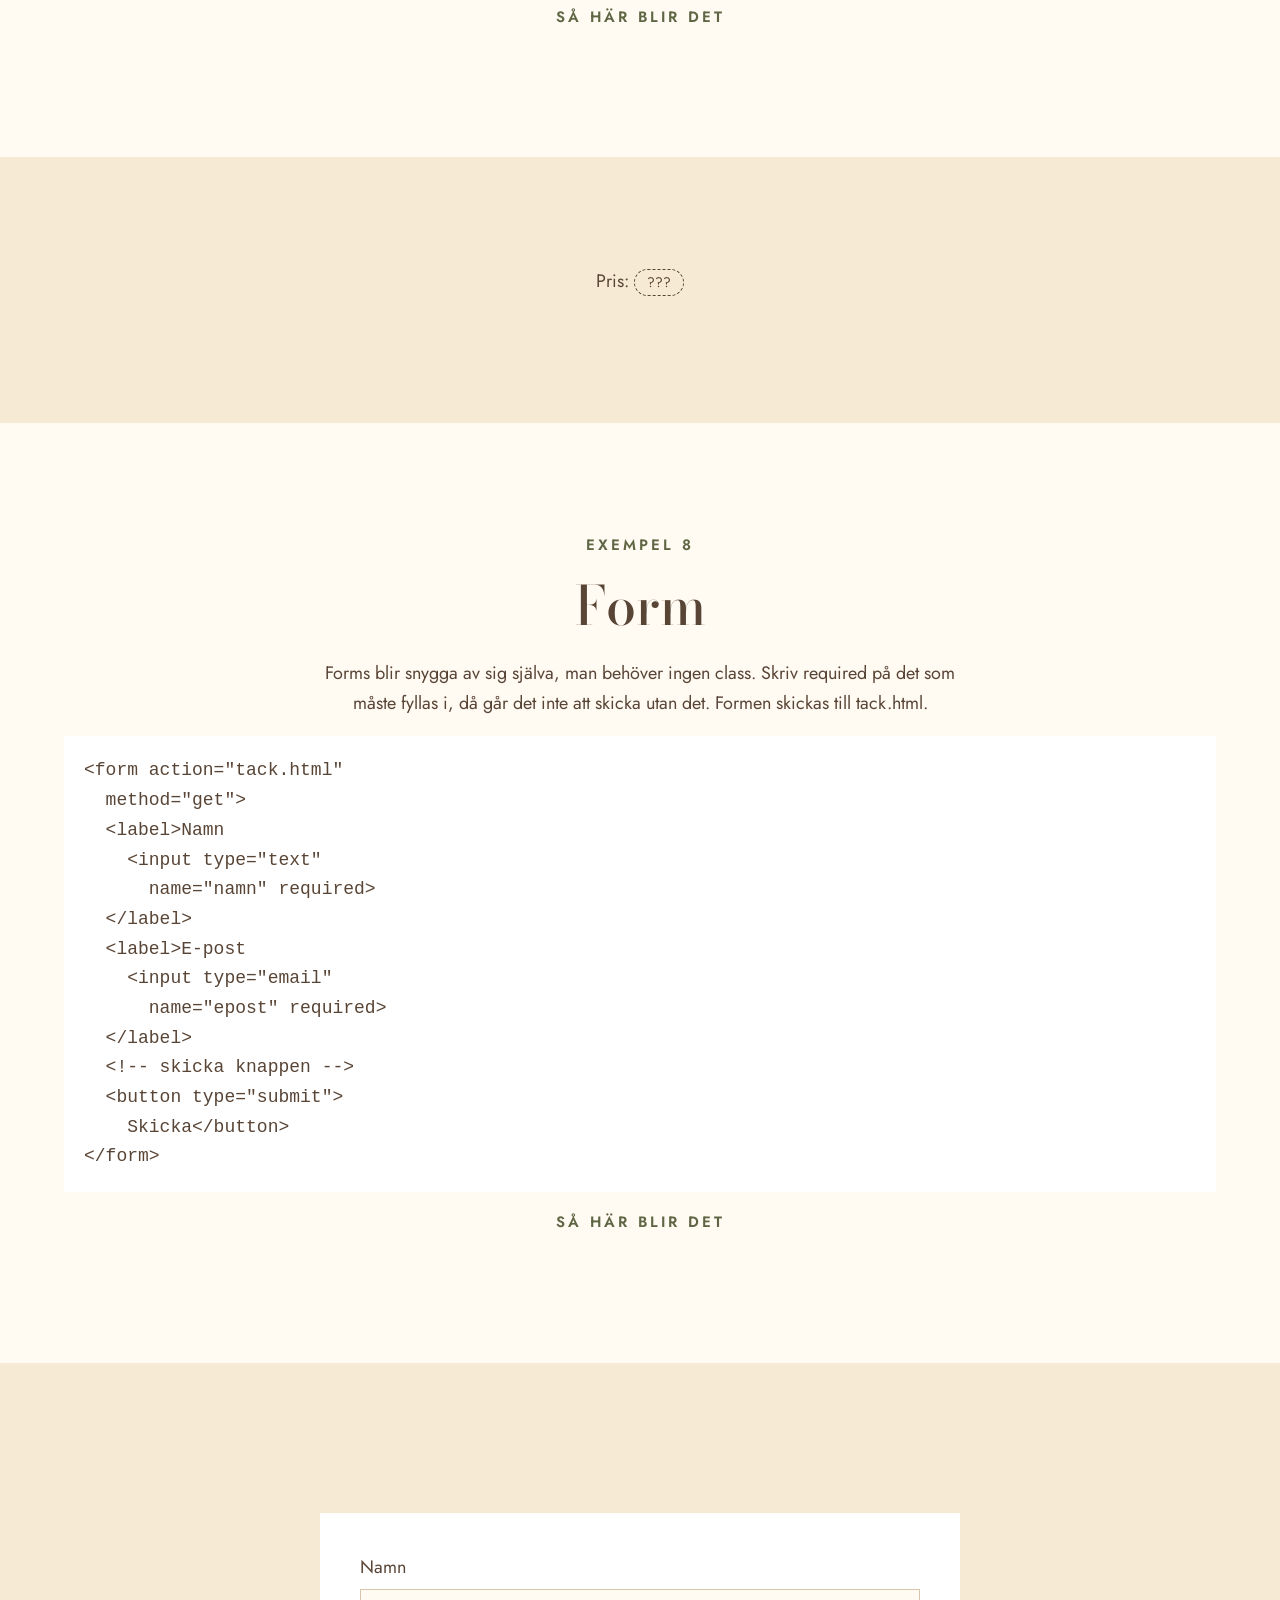
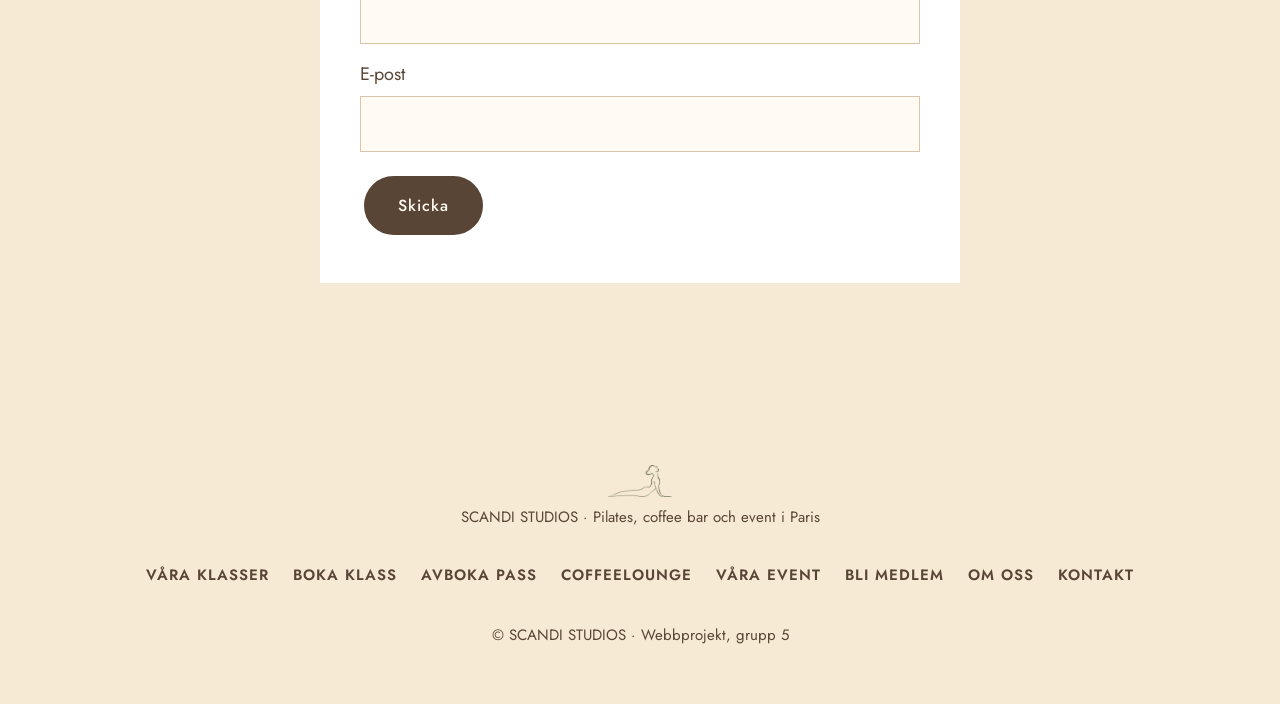
<file: exempel.html>
<!DOCTYPE html>
<html lang="sv">
<head>
<meta charset="utf-8">
<meta name="viewport" content="width=device-width, initial-scale=1">
<title>Exempel · SCANDI STUDIOS</title>
<meta name="description" content="Exempel på hur templaten används.">
<!-- typsnitten från google fonts -->
<link rel="stylesheet" href="https://fonts.googleapis.com/css2?family=Bodoni+Moda:wght@400;500&amp;family=Jost:wght@300;400;500&amp;display=swap">
<link rel="stylesheet" href="styles.css">
</head>

<body>

<!-- HEADER - samma på alla sidor, ändra inte utan att fråga gruppen!! -->

<header>
    <a href="index.html"><img src="img/logo.png" alt="">SCANDI STUDIOS</a>

  <!-- menyn (lägg aria-current="page" på sidan man är på) -->
  <nav aria-label="Huvudmeny">
      <a href="klasser.html">Våra klasser</a>
      <a href="coffeelounge.html">Coffeelounge</a>
      <a href="event.html">Våra event</a>
      <a href="medlem.html">Bli medlem</a>
      <a href="om-oss.html">Om oss</a>
      <a href="kontakt.html">Kontakt</a>
  </nav>

  <!-- boka knappen till höger -->
  <a class="knapp" href="boka.html">Boka klass</a>
</header>
<!-- slut header -->


<main id="innehall">

<!-- den här sidan visar bara exempel på hur templaten används. den finns inte i menyn -->

  <section class="sektion">
  <h1>Exempel</h1>
    <p>Det här är bara en enkel mall att börja med. Jag har lagt in header, meny och footer så att alla sidor får samma grund. Resten bygger vi tillsammans, och vi kan lägga till fler saker efter hand.</p>
    <p>Längre ner har jag lagt några exempel på olika delar man kan använda. Där finns både HTML-koden och hur det ser ut på sidan.</p>
      <p>Det ni vill ha på era egna sidor lägger ni mellan &lt;main&gt; och &lt;/main&gt;. Headern och footern kan vi låta vara som de är.</p>
  </section>


<!-- 1. sections -->
<section class="sektion">
    <p class="liten-text">Exempel 1</p>
    <h2>Section</h2>
    <p>Sidorna är uppbyggda av sections som ligger under varandra. Allt man lägger i en section hamnar i mitten automatiskt. Den lilla texten över headingen har class liten-text.</p>
<pre>&lt;section
  class=&quot;sektion beige&quot;&gt;
  &lt;!-- lilla texten --&gt;
  &lt;p class=&quot;liten-text&quot;&gt;
    Liten text&lt;/p&gt;
  &lt;h2&gt;En rubrik&lt;/h2&gt;
  &lt;p&gt;Lite text här.&lt;/p&gt;
&lt;/section&gt;</pre>
    <p class="liten-text">Så här blir det</p>
</section>
  <section class="sektion beige">
    <p class="liten-text">Liten text</p>
    <h2>En rubrik</h2>
    <p>Lite text här.</p>
  </section>

<!-- 2. färger -->
  <section class="sektion">
  <p class="liten-text">Exempel 2</p>
    <h2>Färger</h2>
    <p>Vi har tre färger till våra sections: beige, rosa och brun. Man skriver bara färgen efter sektion i class. Skriver man ingen färg blir den ljus som den här. Om man väljer brun blir texten och buttons ljusa av sig själv.</p>
    <p>Lägg inte två likadana färger efter varandra, då ser det ut som en enda stor section.</p>
<pre>&lt;section
  class=&quot;sektion beige&quot;&gt;
  &lt;h2&gt;Beige&lt;/h2&gt;
&lt;/section&gt;

&lt;section
  class=&quot;sektion rosa&quot;&gt;
  &lt;h2&gt;Rosa&lt;/h2&gt;
&lt;/section&gt;

&lt;!-- texten blir ljus --&gt;
&lt;section
  class=&quot;sektion brun&quot;&gt;
  &lt;h2&gt;Brun&lt;/h2&gt;
&lt;/section&gt;</pre>
    <p class="liten-text">Så här blir det</p>
  </section>

  <section class="sektion beige">
    <h2>Beige</h2>
  </section>
<section class="sektion rosa">
    <h2>Rosa</h2>
</section>
  <section class="sektion brun">
      <h2>Brun</h2>
  </section>


<!-- 3. buttons -->
  <section class="sektion">
    <p class="liten-text">Exempel 3</p>
    <h2>Buttons</h2>
    <p>Det finns två buttons. Den fyllda (class knapp) är till det viktigaste, till exempel "Boka klass". Den med bara en border (class knapp-ram) är till resten. Om man lägger dem i samma p hamnar de bredvid varandra.</p>
    <p>På mörk bakgrund och på stora bilder blir de ljusa automatiskt.</p>
<pre>&lt;p&gt;
  &lt;!-- fylld knapp --&gt;
  &lt;a class=&quot;knapp&quot;
    href=&quot;boka.html&quot;&gt;
    Boka klass&lt;/a&gt;
  &lt;!-- bara kant --&gt;
  &lt;a class=&quot;knapp-ram&quot;
    href=&quot;klasser.html&quot;&gt;
    Se klasser&lt;/a&gt;
&lt;/p&gt;</pre>
    <p class="liten-text">Så här blir det</p>
  </section>
  <section class="sektion beige">
    <p>
      <a class="knapp" href="boka.html">Boka klass</a>
      <a class="knapp-ram" href="klasser.html">Se klasser</a>
    </p>
  </section>

  <!-- samma buttons på brun -->
  <section class="sektion brun">
  <p>
    <a class="knapp" href="boka.html">Boka klass</a>
    <a class="knapp-ram" href="klasser.html">Se klasser</a>
  </p>
  </section>

<!-- 4. kort -->
  <section class="sektion">
    <p class="liten-text">Exempel 4</p>
    <h2>Cards bredvid varandra</h2>
    <p>Om man vill ha flera saker bredvid varandra (som klasserna) så använder man cards (class kort). Lägg dem i en div med class kort-rad runt. Det blir max tre på en rad och sen fortsätter de på nästa rad. Bilden får en rund topp automatiskt.</p>
<pre>&lt;!-- kort-rad runt om --&gt;
&lt;div class=&quot;kort-rad&quot;&gt;
  &lt;article class=&quot;kort&quot;&gt;
    &lt;img
      src=&quot;img/matwork.webp&quot;
      alt=&quot;Matwork&quot;&gt;
    &lt;h3&gt;Matwork&lt;/h3&gt;
    &lt;p&gt;Lite text.&lt;/p&gt;
  &lt;/article&gt;
  &lt;article class=&quot;kort&quot;&gt;
    &lt;img
      src=&quot;img/lokal.webp&quot;
      alt=&quot;Barre&quot;&gt;
    &lt;h3&gt;Barre&lt;/h3&gt;
    &lt;p&gt;Lite text.&lt;/p&gt;
  &lt;/article&gt;
  &lt;article class=&quot;kort&quot;&gt;
    &lt;img
      src=&quot;img/60plus.webp&quot;
      alt=&quot;60+ Pilates&quot;&gt;
    &lt;h3&gt;60+ Pilates&lt;/h3&gt;
    &lt;p&gt;Lite text.&lt;/p&gt;
  &lt;/article&gt;
&lt;/div&gt;</pre>
    <p class="liten-text">Så här blir det</p>
  </section>

  <section class="sektion beige">
    <div class="kort-rad">
      <article class="kort">
        <img src="img/matwork.webp" alt="Matwork">
        <h3>Matwork</h3>
        <p>Lite text.</p>
      </article>
    <article class="kort">
      <img src="img/lokal.webp" alt="Barre">
        <h3>Barre</h3>
        <p>Lite text.</p>
    </article>
      <article class="kort">
        <img src="img/60plus.webp" alt="60+ Pilates">
        <h3>60+ Pilates</h3>
        <p>Lite text.</p>
      </article>
    </div>
  </section>


<!-- 5. bild och text -->
<section class="sektion">
    <p class="liten-text">Exempel 5</p>
    <h2>Bild och text bredvid varandra</h2>
    <p>Med class bild-text hamnar bilden på ena sidan och texten på andra. Den som står först i koden hamnar till vänster, så vill man ha bilden till höger lägger man texten först. På mobilen hamnar de under varandra istället.</p>
<pre>&lt;div class=&quot;bild-text&quot;&gt;
  &lt;!-- bilden vänster --&gt;
  &lt;img
    src=&quot;img/matchabar.webp&quot;
    alt=&quot;Coffee bar&quot;&gt;
  &lt;div&gt;
    &lt;h2&gt;Rubrik&lt;/h2&gt;
    &lt;p&gt;Lite text här.&lt;/p&gt;
  &lt;/div&gt;
&lt;/div&gt;</pre>
    <p class="liten-text">Så här blir det</p>
</section>
  <section class="sektion beige">
    <div class="bild-text">
      <img src="img/matchabar.webp" alt="Coffee bar">
      <div>
          <h2>Rubrik</h2>
          <p>Lite text här.</p>
      </div>
    </div>
  </section>

<!-- 6. stora bilden med text på -->
  <section class="sektion">
    <p class="liten-text">Exempel 6</p>
    <h2>Stor bild med text ovanpå</h2>
    <p>Med class stor-bild får man en stor bild med text ovanpå. Bilden blir lite mörkare så att man kan läsa texten. Den passar bäst högst upp på sidan och då ska man skriva h1 istället för h2 eftersom det är sidans största heading.</p>
<pre>&lt;section class=&quot;stor-bild&quot;&gt;
  &lt;!-- bilden först --&gt;
  &lt;img
    src=&quot;img/lokal.webp&quot;
    alt=&quot;Studion&quot;&gt;
  &lt;p class=&quot;liten-text&quot;&gt;
    Liten text&lt;/p&gt;
  &lt;h2&gt;Stor rubrik&lt;/h2&gt;
  &lt;p&gt;Lite text här.&lt;/p&gt;
&lt;/section&gt;</pre>
    <p class="liten-text">Så här blir det</p>
  </section>

  <section class="stor-bild">
    <img src="img/lokal.webp" alt="Studion">
    <p class="liten-text">Liten text</p>
    <h2>Stor rubrik</h2>
    <p>Lite text här.</p>
  </section>


<!-- 7. när vi inte vet något än -->
  <section class="sektion">
  <p class="liten-text">Exempel 7</p>
    <h2>Något vi inte vet än</h2>
    <p>Om vi inte har fått något från kunden än, till exempel priser, använd class saknas med ??? i. Då syns det tydligt vad som fattas.</p>
<pre>&lt;p&gt;Pris:
  &lt;span
    class=&quot;saknas&quot;&gt;
    ???&lt;/span&gt;
&lt;/p&gt;</pre>
    <p class="liten-text">Så här blir det</p>
  </section>
  <section class="sektion beige">
    <p>Pris: <span class="saknas">???</span></p>
  </section>

<!-- 8. forms -->
  <section class="sektion">
    <p class="liten-text">Exempel 8</p>
    <h2>Form</h2>
    <p>Forms blir snygga av sig själva, man behöver ingen class. Skriv required på det som måste fyllas i, då går det inte att skicka utan det. Formen skickas till tack.html.</p>
<pre>&lt;form action=&quot;tack.html&quot;
  method=&quot;get&quot;&gt;
  &lt;label&gt;Namn
    &lt;input type=&quot;text&quot;
      name=&quot;namn&quot; required&gt;
  &lt;/label&gt;
  &lt;label&gt;E-post
    &lt;input type=&quot;email&quot;
      name=&quot;epost&quot; required&gt;
  &lt;/label&gt;
  &lt;!-- skicka knappen --&gt;
  &lt;button type=&quot;submit&quot;&gt;
    Skicka&lt;/button&gt;
&lt;/form&gt;</pre>
    <p class="liten-text">Så här blir det</p>
  </section>

  <section class="sektion beige">
    <form action="tack.html" method="get">
      <label>Namn <input type="text" name="namn" required></label>
      <label>E-post <input type="email" name="epost" required></label>
    <button type="submit">Skicka</button>
    </form>
  </section>


<!-- slut på exemplen -->

</main>


<!-- footer, också samma på alla sidor -->
<footer>
  <img src="img/logo.png" alt="">
    <p>SCANDI STUDIOS · Pilates, coffee bar och event i Paris</p>

  <nav aria-label="Sidfot">
    <a href="klasser.html">Våra klasser</a>
    <a href="boka.html">Boka klass</a>
    <a href="boka.html#avboka">Avboka pass</a>
    <a href="coffeelounge.html">Coffeelounge</a>
      <a href="event.html">Våra event</a>
    <a href="medlem.html">Bli medlem</a>
    <a href="om-oss.html">Om oss</a>
    <a href="kontakt.html">Kontakt</a>
  </nav>
  <p>© SCANDI STUDIOS · Webbprojekt, grupp 5</p>
</footer>

</body>
</html>
</file>
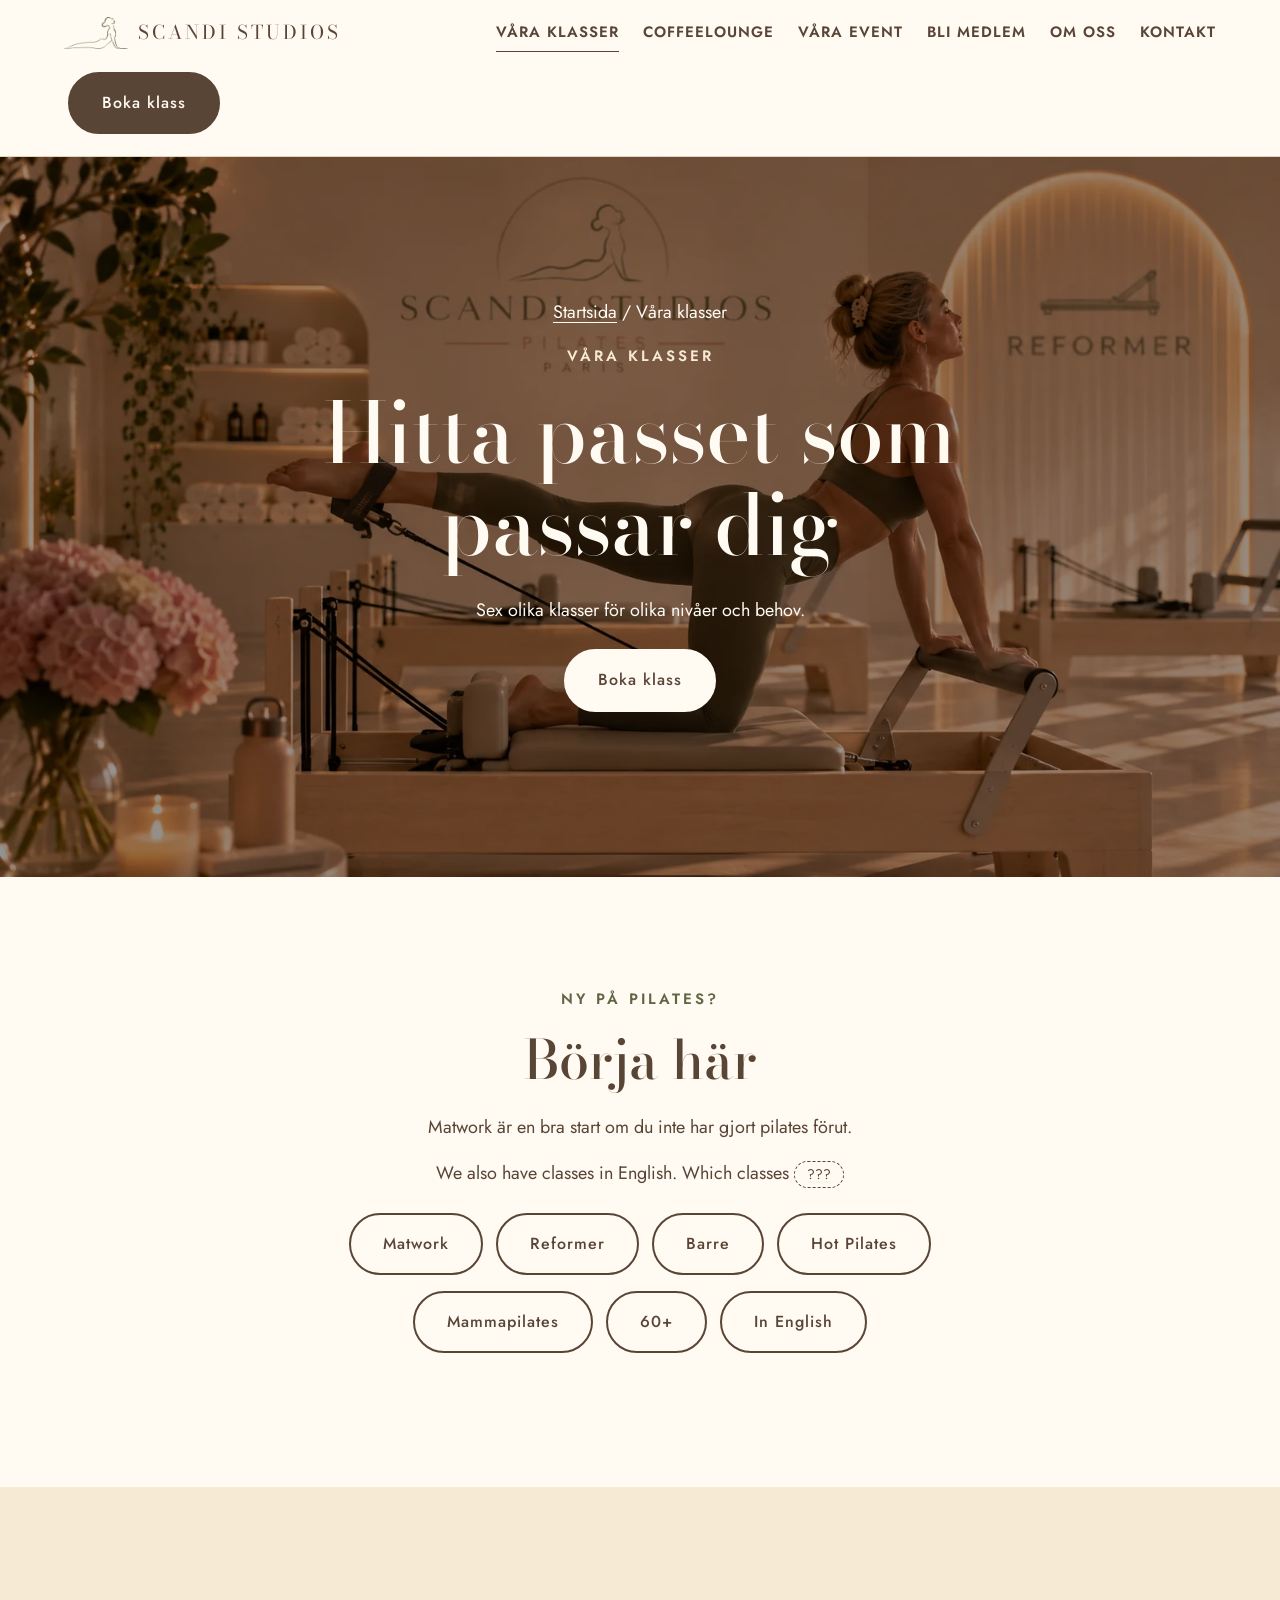
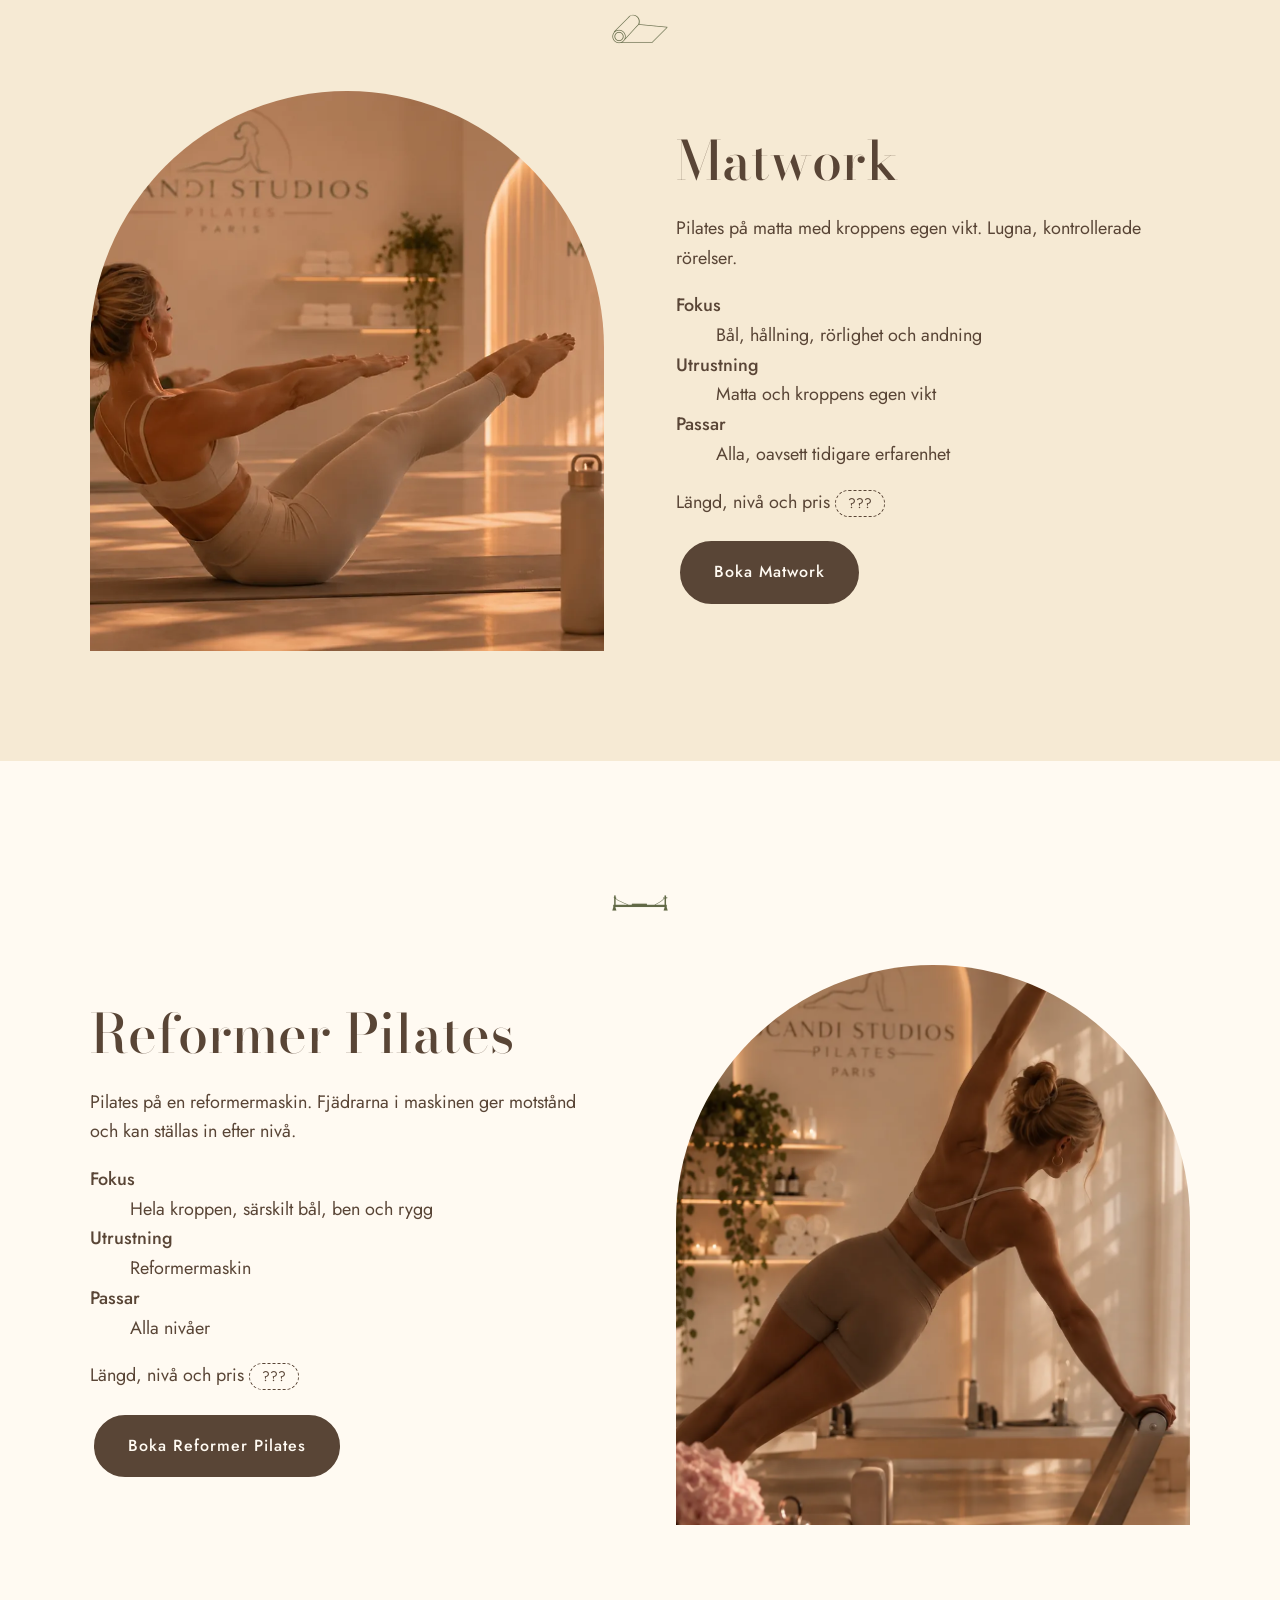
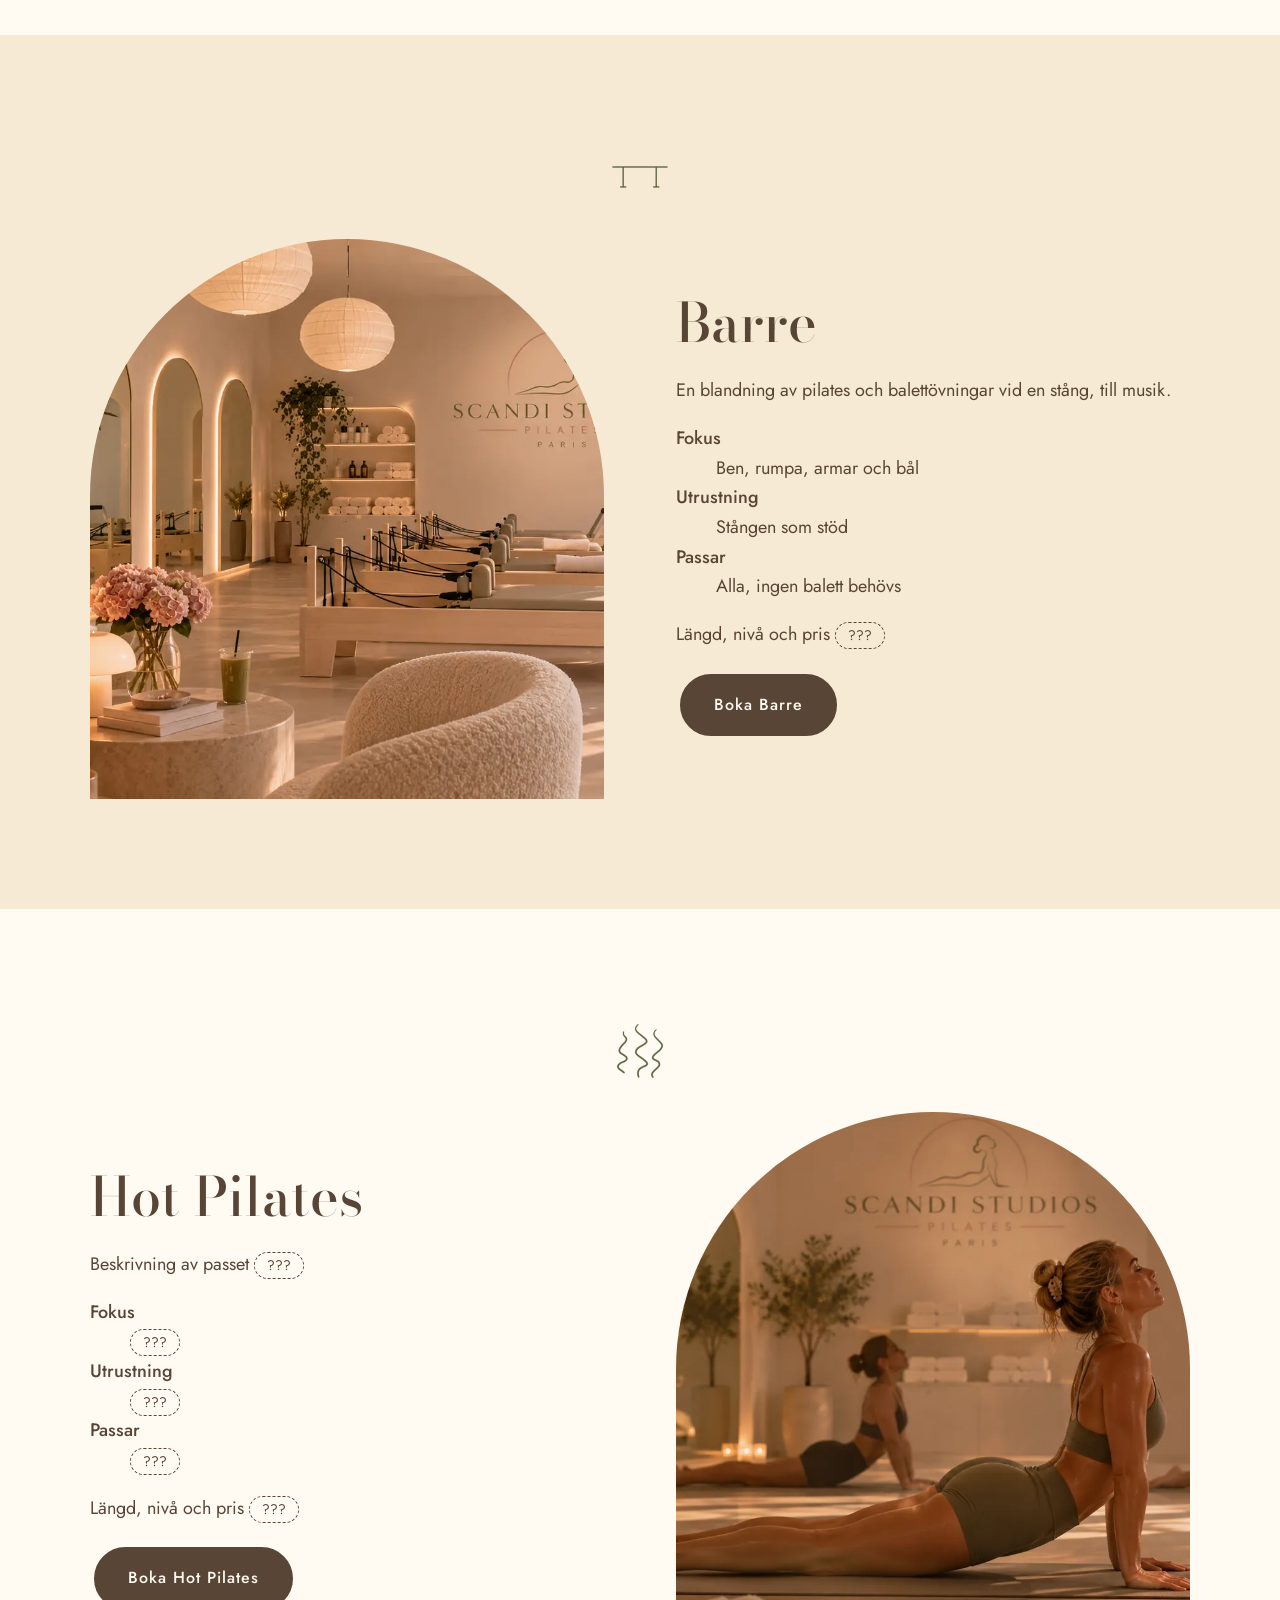
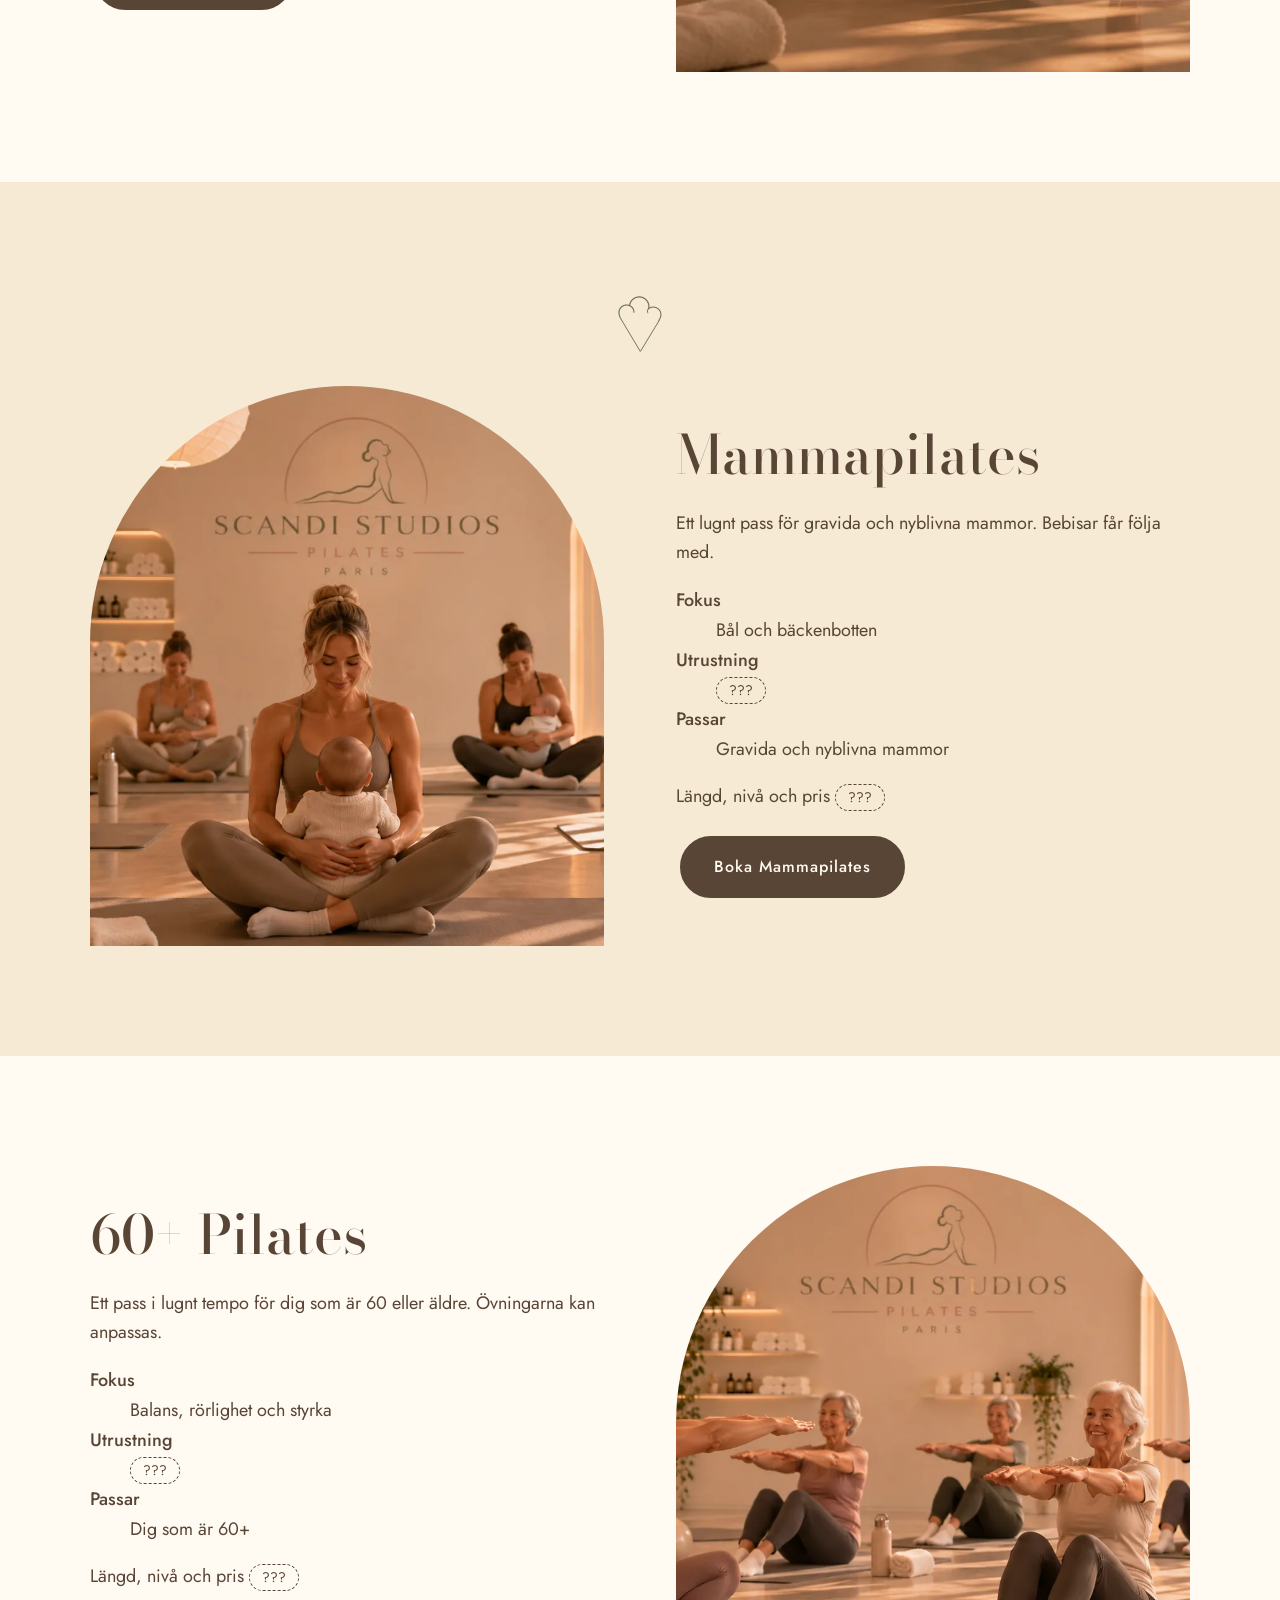
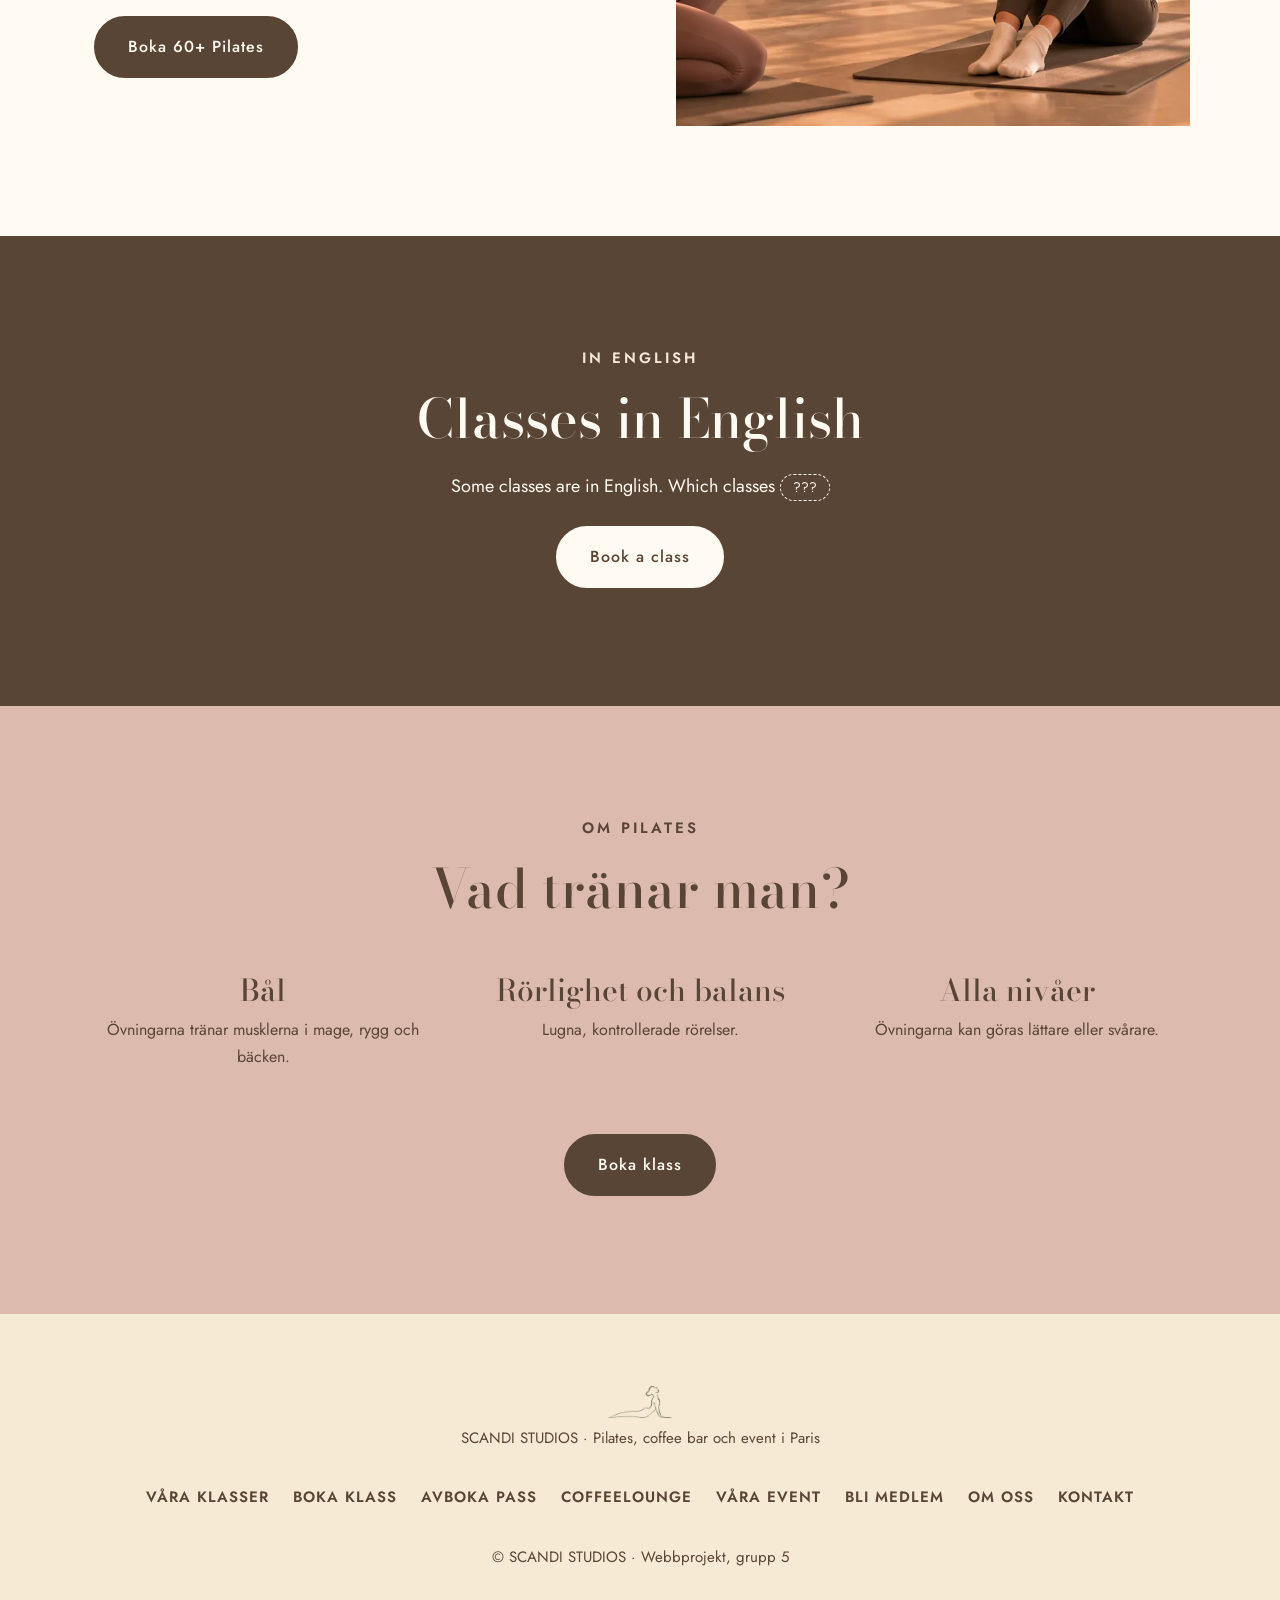
<file: klasser.html>
<!DOCTYPE html>
<html lang="sv">
<head>
<meta charset="utf-8">
<meta name="viewport" content="width=device-width, initial-scale=1">
<title>Våra klasser · SCANDI STUDIOS</title>
<meta name="description" content="Matwork, Reformer Pilates, Barre, Hot Pilates, Mammapilates och 60+ Pilates.">
<!-- typsnitten från google fonts -->
<link rel="stylesheet" href="https://fonts.googleapis.com/css2?family=Bodoni+Moda:wght@400;500&amp;family=Jost:wght@300;400;500&amp;display=swap">
<link rel="stylesheet" href="styles.css">
</head>

<body>

<!-- HEADER - samma på alla sidor, ändra inte utan att fråga gruppen!! -->
<header>
    <a href="index.html"><img src="img/logo.png" alt="">SCANDI STUDIOS</a>

  <!-- menyn (lägg aria-current="page" på sidan man är på) -->
  <nav aria-label="Huvudmeny">
      <a href="klasser.html" aria-current="page">Våra klasser</a>
      <a href="coffeelounge.html">Coffeelounge</a>
      <a href="event.html">Våra event</a>
      <a href="medlem.html">Bli medlem</a>
      <a href="om-oss.html">Om oss</a>
      <a href="kontakt.html">Kontakt</a>
  </nav>

  <!-- boka knappen till höger -->
  <a class="knapp" href="boka.html">Boka klass</a>
</header>
<!-- slut header -->


<main id="innehall">
  <!-- våra klasser - Elham skriver här -->
  <section class="stor-bild">
    <img src="img/reformer.webp" alt="Kvinna tränar på en reformermaskin i studion">
    <p><a href="index.html">Startsida</a> / Våra klasser</p>
    <p class="liten-text">Våra klasser</p>
    <h1>Hitta passet som passar dig</h1>
    <p>Sex olika klasser för olika nivåer och behov.</p>
    <p>
      <a class="knapp" href="boka.html">Boka klass</a>
    </p>
  </section>

  <section class="sektion">
    <p class="liten-text">Ny på pilates?</p>
    <h2>Börja här</h2>
    <p>Matwork är en bra start om du inte har gjort pilates förut.</p>
    <p lang="en">We also have classes in English. Which classes <span class="saknas">???</span></p>

    <!-- snabblänkar till klasserna längre ner -->
    <p>
      <a class="knapp-ram" href="#matwork">Matwork</a>
      <a class="knapp-ram" href="#reformer">Reformer</a>
      <a class="knapp-ram" href="#barre">Barre</a>
      <a class="knapp-ram" href="#hot-pilates">Hot Pilates</a>
      <a class="knapp-ram" href="#mammapilates">Mammapilates</a>
      <a class="knapp-ram" href="#sextio-plus">60+</a>
      <a class="knapp-ram" href="#engelska" lang="en">In English</a>
    </p>
  </section>

  <section class="sektion beige" id="matwork">
    <img src="img/ikon-matwork.png" alt="" width="64" height="64">
    <br>
    <div class="bild-text">
      <img src="img/matwork.webp" alt="Kvinnor gör pilatesövningar på mattor i studion">
      <div>
        <h2>Matwork</h2>
        <p>Pilates på matta med kroppens egen vikt. Lugna, kontrollerade rörelser.</p>
        <dl>
          <dt><strong>Fokus</strong></dt><dd>Bål, hållning, rörlighet och andning</dd>
          <dt><strong>Utrustning</strong></dt><dd>Matta och kroppens egen vikt</dd>
          <dt><strong>Passar</strong></dt><dd>Alla, oavsett tidigare erfarenhet</dd>
        </dl>
        <p>Längd, nivå och pris <span class="saknas">???</span></p>
        <a class="knapp" href="boka.html">Boka Matwork</a>
      </div>
    </div>
  </section>

  <section class="sektion" id="reformer">
    <img src="img/ikon-reformer.png" alt="" width="64" height="64">
    <br>
    <div class="bild-text">
      <div>
        <h2>Reformer Pilates</h2>
        <p>Pilates på en reformermaskin. Fjädrarna i maskinen ger motstånd och kan ställas in efter nivå.</p>
        <dl>
          <dt><strong>Fokus</strong></dt><dd>Hela kroppen, särskilt bål, ben och rygg</dd>
          <dt><strong>Utrustning</strong></dt><dd>Reformermaskin</dd>
          <dt><strong>Passar</strong></dt><dd>Alla nivåer</dd>
        </dl>
        <p>Längd, nivå och pris <span class="saknas">???</span></p>
        <a class="knapp" href="boka.html">Boka Reformer Pilates</a>
      </div>
      <img src="img/reformer-nara.webp" alt="Kvinna i en stretch på reformermaskinen">
    </div>
  </section>

  <section class="sektion beige" id="barre">
    <img src="img/ikon-barre.png" alt="" width="64" height="64">
    <br>
    <div class="bild-text">
      <img src="img/lokal.webp" alt="Studion med valvformade speglar och lounge">
      <div>
        <h2>Barre</h2>
        <p>En blandning av pilates och balettövningar vid en stång, till musik.</p>
        <dl>
          <dt><strong>Fokus</strong></dt><dd>Ben, rumpa, armar och bål</dd>
          <dt><strong>Utrustning</strong></dt><dd>Stången som stöd</dd>
          <dt><strong>Passar</strong></dt><dd>Alla, ingen balett behövs</dd>
        </dl>
        <p>Längd, nivå och pris <span class="saknas">???</span></p>
        <a class="knapp" href="boka.html">Boka Barre</a>
      </div>
    </div>
  </section>

  <section class="sektion" id="hot-pilates">
    <img src="img/ikon-hotpilates.png" alt="" width="64" height="64">
    <br>
    <div class="bild-text">
      <div>
        <h2>Hot Pilates</h2>
        <p>Beskrivning av passet <span class="saknas">???</span></p>
        <dl>
          <dt><strong>Fokus</strong></dt><dd><span class="saknas">???</span></dd>
          <dt><strong>Utrustning</strong></dt><dd><span class="saknas">???</span></dd>
          <dt><strong>Passar</strong></dt><dd><span class="saknas">???</span></dd>
        </dl>
        <p>Längd, nivå och pris <span class="saknas">???</span></p>
        <a class="knapp" href="boka.html">Boka Hot Pilates</a>
      </div>
      <img src="img/hotpilates.webp" alt="Kvinnor i en pilatesklass i studion">
    </div>
  </section>

  <section class="sektion beige" id="mammapilates">
    <img src="img/ikon-mammapilates.png" alt="" width="64" height="64">
    <br>
    <div class="bild-text">
      <img src="img/mammapilates.webp" alt="Mammor tränar pilates med sina bebisar">
      <div>
        <h2>Mammapilates</h2>
        <p>Ett lugnt pass för gravida och nyblivna mammor. Bebisar får följa med.</p>
        <dl>
          <dt><strong>Fokus</strong></dt><dd>Bål och bäckenbotten</dd>
          <dt><strong>Utrustning</strong></dt><dd><span class="saknas">???</span></dd>
          <dt><strong>Passar</strong></dt><dd>Gravida och nyblivna mammor</dd>
        </dl>
        <p>Längd, nivå och pris <span class="saknas">???</span></p>
        <a class="knapp" href="boka.html">Boka Mammapilates</a>
      </div>
    </div>
  </section>

  <section class="sektion" id="sextio-plus">
    <div class="bild-text">
      <div>
        <h2>60+ Pilates</h2>
        <p>Ett pass i lugnt tempo för dig som är 60 eller äldre. Övningarna kan anpassas.</p>
        <dl>
          <dt><strong>Fokus</strong></dt><dd>Balans, rörlighet och styrka</dd>
          <dt><strong>Utrustning</strong></dt><dd><span class="saknas">???</span></dd>
          <dt><strong>Passar</strong></dt><dd>Dig som är 60+</dd>
        </dl>
        <p>Längd, nivå och pris <span class="saknas">???</span></p>
        <a class="knapp" href="boka.html">Boka 60+ Pilates</a>
      </div>
      <img src="img/60plus.webp" alt="Kvinnor över 60 gör pilates på mattor">
    </div>
  </section>

  <!-- klasser på engelska -->
  <section class="sektion brun" id="engelska" lang="en">
    <p class="liten-text">In English</p>
    <h2>Classes in English</h2>
    <p>Some classes are in English. Which classes <span class="saknas">???</span></p>
    <a class="knapp" href="boka.html">Book a class</a>
  </section>

  <section class="sektion rosa">
    <p class="liten-text">Om pilates</p>
    <h2>Vad tränar man?</h2>
    <div class="kort-rad">
      <article class="kort">
        <h3>Bål</h3>
        <p>Övningarna tränar musklerna i mage, rygg och bäcken.</p>
      </article>
      <article class="kort">
        <h3>Rörlighet och balans</h3>
        <p>Lugna, kontrollerade rörelser.</p>
      </article>
      <article class="kort">
        <h3>Alla nivåer</h3>
        <p>Övningarna kan göras lättare eller svårare.</p>
      </article>
    </div>
    <a class="knapp" href="boka.html">Boka klass</a>
  </section>

  <!-- slut våra klasser -->
</main>


<!-- footer, också samma på alla sidor -->
<footer>
  <img src="img/logo.png" alt="">
    <p>SCANDI STUDIOS · Pilates, coffee bar och event i Paris</p>

  <nav aria-label="Sidfot">
    <a href="klasser.html">Våra klasser</a>
    <a href="boka.html">Boka klass</a>
    <a href="boka.html#avboka">Avboka pass</a>
    <a href="coffeelounge.html">Coffeelounge</a>
      <a href="event.html">Våra event</a>
    <a href="medlem.html">Bli medlem</a>
    <a href="om-oss.html">Om oss</a>
    <a href="kontakt.html">Kontakt</a>
  </nav>
  <p>© SCANDI STUDIOS · Webbprojekt, grupp 5</p>
</footer>

</body>
</html>
</file>
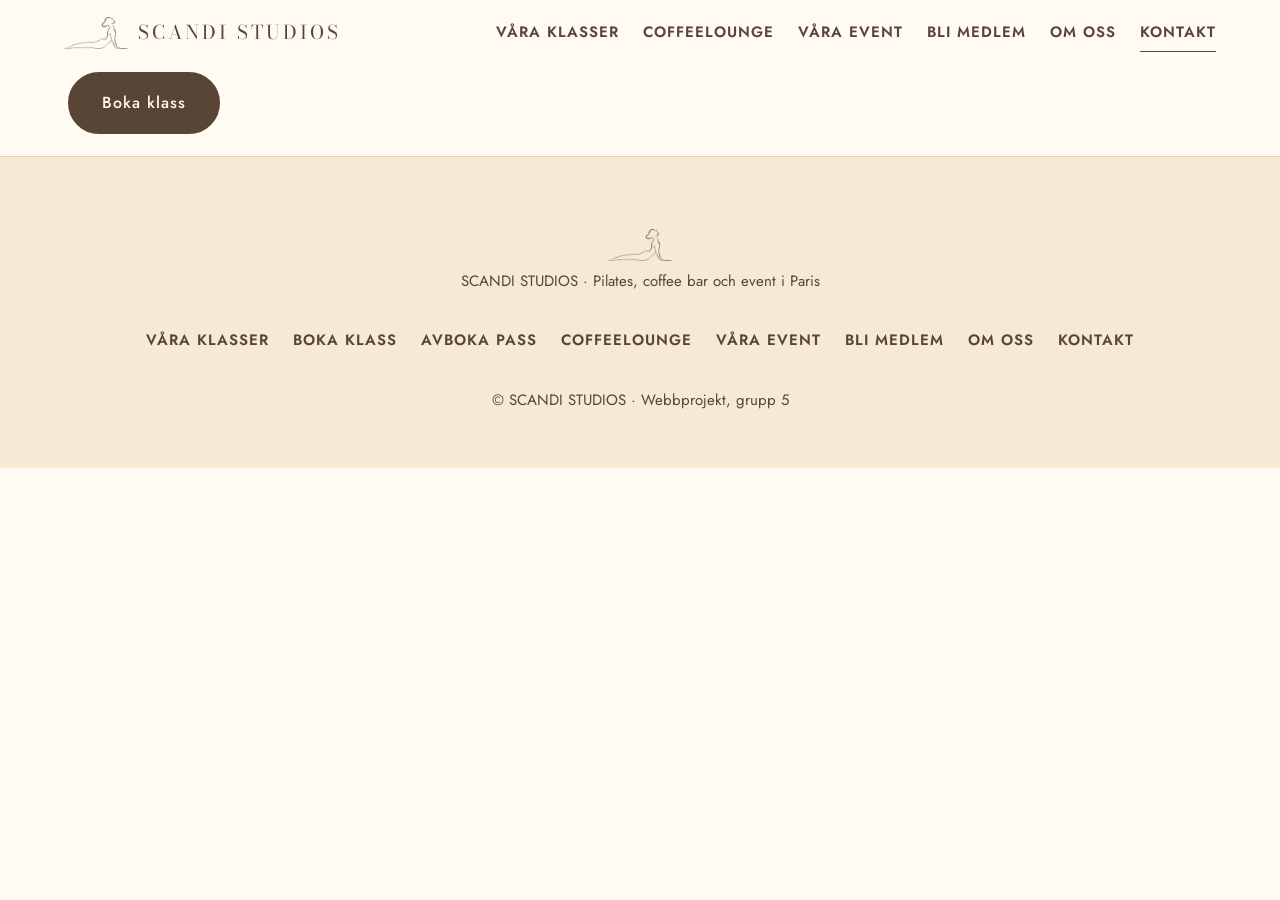
<file: kontakt.html>
<!DOCTYPE html>
<html lang="sv">
<head>
<meta charset="utf-8">
<meta name="viewport" content="width=device-width, initial-scale=1">
<title>Kontakt · SCANDI STUDIOS</title>
<meta name="description" content="Kontakta SCANDI STUDIOS i Paris och läs svar på vanliga frågor.">
<!-- typsnitten från google fonts -->
<link rel="stylesheet" href="https://fonts.googleapis.com/css2?family=Bodoni+Moda:wght@400;500&amp;family=Jost:wght@300;400;500&amp;display=swap">
<link rel="stylesheet" href="styles.css">
</head>

<body>

<!-- HEADER - samma på alla sidor, ändra inte utan att fråga gruppen!! -->
<header>
    <a href="index.html"><img src="img/logo.png" alt="">SCANDI STUDIOS</a>

  <!-- menyn (lägg aria-current="page" på sidan man är på) -->
  <nav aria-label="Huvudmeny">
      <a href="klasser.html">Våra klasser</a>
      <a href="coffeelounge.html">Coffeelounge</a>
      <a href="event.html">Våra event</a>
      <a href="medlem.html">Bli medlem</a>
      <a href="om-oss.html">Om oss</a>
      <a href="kontakt.html" aria-current="page">Kontakt</a>
  </nav>

  <!-- boka knappen till höger -->
  <a class="knapp" href="boka.html">Boka klass</a>
</header>
<!-- slut header -->


<main id="innehall">
  <!-- kontakt - Susanne skriver här -->


  <!-- slut kontakt -->
</main>


<!-- footer, också samma på alla sidor -->
<footer>
  <img src="img/logo.png" alt="">
    <p>SCANDI STUDIOS · Pilates, coffee bar och event i Paris</p>

  <nav aria-label="Sidfot">
    <a href="klasser.html">Våra klasser</a>
    <a href="boka.html">Boka klass</a>
    <a href="boka.html#avboka">Avboka pass</a>
    <a href="coffeelounge.html">Coffeelounge</a>
      <a href="event.html">Våra event</a>
    <a href="medlem.html">Bli medlem</a>
    <a href="om-oss.html">Om oss</a>
    <a href="kontakt.html">Kontakt</a>
  </nav>
  <p>© SCANDI STUDIOS · Webbprojekt, grupp 5</p>
</footer>

</body>
</html>
</file>
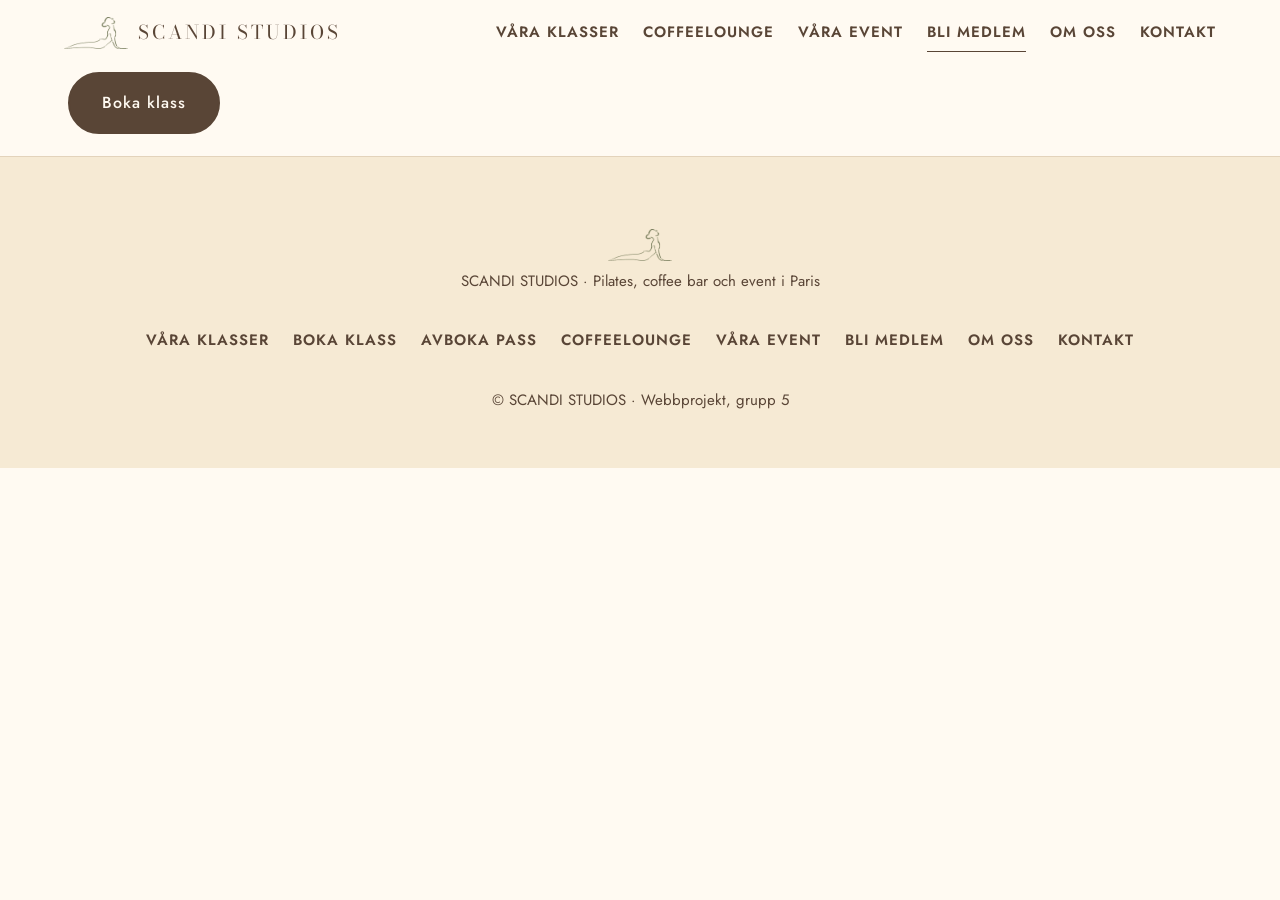
<file: medlem.html>
<!DOCTYPE html>
<html lang="sv">
<head>
<meta charset="utf-8">
<meta name="viewport" content="width=device-width, initial-scale=1">
<title>Bli medlem · SCANDI STUDIOS</title>
<meta name="description" content="Medlemskap hos SCANDI STUDIOS: årsavgift, månadsavgift eller enstaka pass.">
<!-- typsnitten från google fonts -->
<link rel="stylesheet" href="https://fonts.googleapis.com/css2?family=Bodoni+Moda:wght@400;500&amp;family=Jost:wght@300;400;500&amp;display=swap">
<link rel="stylesheet" href="styles.css">
</head>

<body>

<!-- HEADER - samma på alla sidor, ändra inte utan att fråga gruppen!! -->
<header>
    <a href="index.html"><img src="img/logo.png" alt="">SCANDI STUDIOS</a>

  <!-- menyn (lägg aria-current="page" på sidan man är på) -->
  <nav aria-label="Huvudmeny">
      <a href="klasser.html">Våra klasser</a>
      <a href="coffeelounge.html">Coffeelounge</a>
      <a href="event.html">Våra event</a>
      <a href="medlem.html" aria-current="page">Bli medlem</a>
      <a href="om-oss.html">Om oss</a>
      <a href="kontakt.html">Kontakt</a>
  </nav>

  <!-- boka knappen till höger -->
  <a class="knapp" href="boka.html">Boka klass</a>
</header>
<!-- slut header -->


<main id="innehall">
  <!-- bli medlem - Evelina skriver här -->


  <!-- slut bli medlem -->
</main>


<!-- footer, också samma på alla sidor -->
<footer>
  <img src="img/logo.png" alt="">
    <p>SCANDI STUDIOS · Pilates, coffee bar och event i Paris</p>

  <nav aria-label="Sidfot">
    <a href="klasser.html">Våra klasser</a>
    <a href="boka.html">Boka klass</a>
    <a href="boka.html#avboka">Avboka pass</a>
    <a href="coffeelounge.html">Coffeelounge</a>
      <a href="event.html">Våra event</a>
    <a href="medlem.html">Bli medlem</a>
    <a href="om-oss.html">Om oss</a>
    <a href="kontakt.html">Kontakt</a>
  </nav>
  <p>© SCANDI STUDIOS · Webbprojekt, grupp 5</p>
</footer>

</body>
</html>
</file>
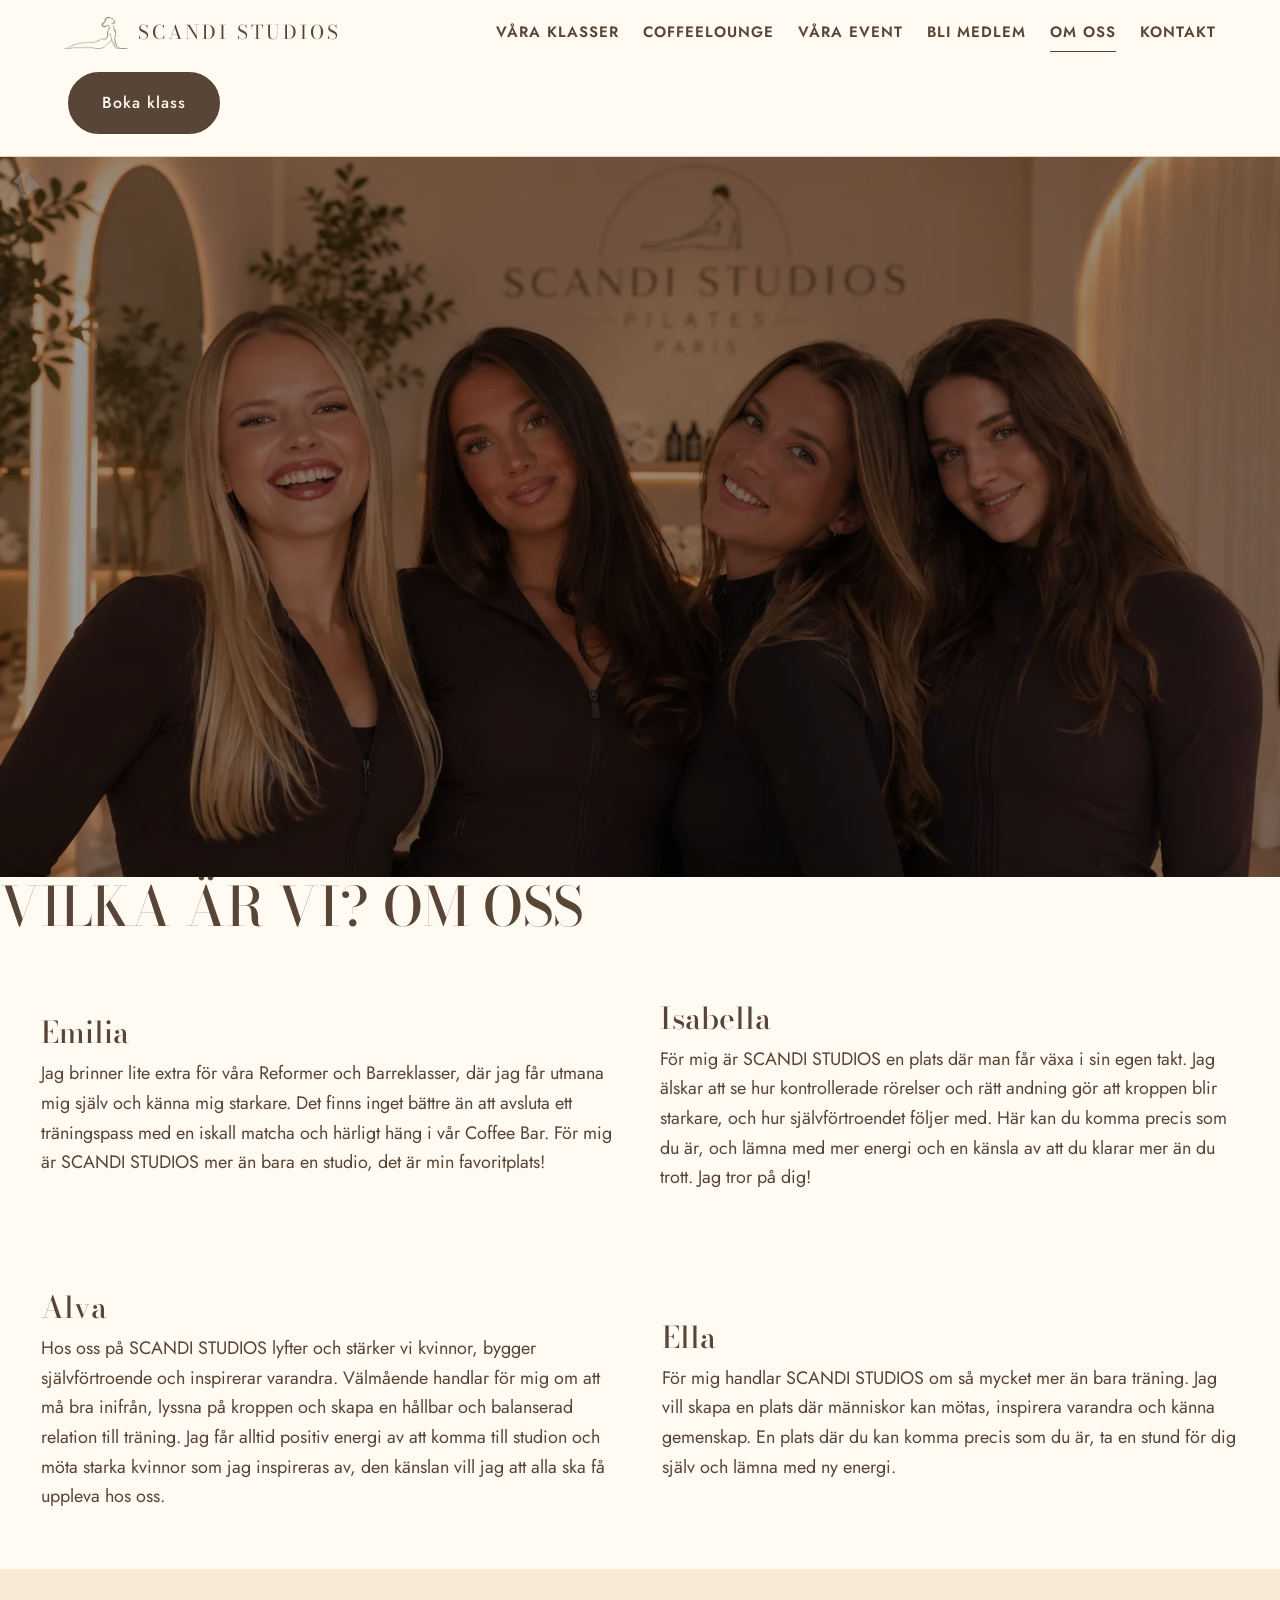
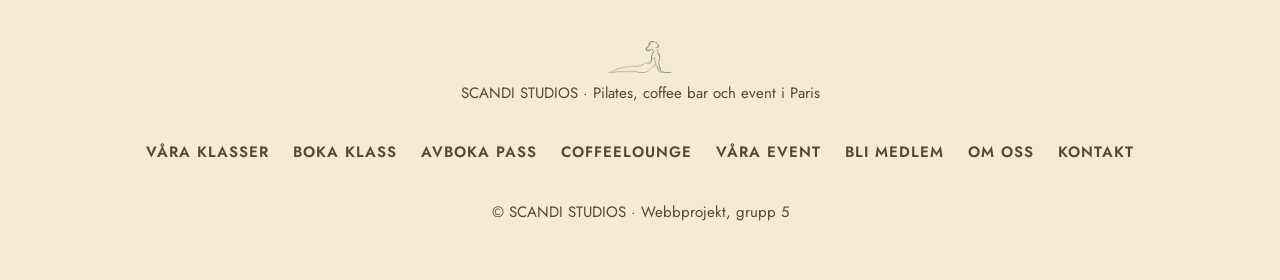
<file: om-oss.html>
<!DOCTYPE html>
<html lang="sv">
<head>
<meta charset="utf-8">
<meta name="viewport" content="width=device-width, initial-scale=1">
<title>Om oss · SCANDI STUDIOS</title>
<meta name="description" content="Möt Emilia, Isabella, Alva och Ella, grundarna av SCANDI STUDIOS.">
<!-- typsnitten från google fonts -->
<link rel="stylesheet" href="https://fonts.googleapis.com/css2?family=Bodoni+Moda:wght@400;500&amp;family=Jost:wght@300;400;500&amp;display=swap">
<link rel="stylesheet" href="styles.css">
</head>

<body>

<!-- HEADER - samma på alla sidor, ändra inte utan att fråga gruppen!! -->
<header>
    <a href="index.html"><img src="img/logo.png" alt="">SCANDI STUDIOS</a>

  <!-- menyn (lägg aria-current="page" på sidan man är på) -->
  <nav aria-label="Huvudmeny">
      <a href="klasser.html">Våra klasser</a>
      <a href="coffeelounge.html">Coffeelounge</a>
      <a href="event.html">Våra event</a>
      <a href="medlem.html">Bli medlem</a>
      <a href="om-oss.html" aria-current="page">Om oss</a>
      <a href="kontakt.html">Kontakt</a>
  </nav>

  <!-- boka knappen till höger -->
  <a class="knapp" href="boka.html">Boka klass</a>
</header>
<!-- slut header -->


<main id="innehall">
  <!-- om oss - Moa skriver här -->
<section class="om-oss">
<section class="stor-bild">
    <img src="img/om-oss.webp" alt="SCANDI STUDIOS personal">
</section>

    <h2>VILKA ÄR VI? OM OSS</h2>

    <div class="personal">
<table cellspacing="40">
    <tr>
        <td>
        <div class="person">
            <h3>Emilia</h3>
            <p>
                Jag brinner lite extra för våra Reformer och Barreklasser,
                där jag får utmana mig själv och känna mig starkare.
                Det finns inget bättre än att avsluta ett träningspass
                med en iskall matcha och härligt häng i vår Coffee Bar.
                För mig är SCANDI STUDIOS mer än bara en studio,
                det är min favoritplats!
            </p>
        </div>
        </td>

        <td>
        <div class="person">
            <h3>Isabella</h3>
            <p>
                För mig är SCANDI STUDIOS en plats där man får växa
                i sin egen takt. Jag älskar att se hur kontrollerade
                rörelser och rätt andning gör att kroppen blir starkare,
                och hur självförtroendet följer med. Här kan du komma
                precis som du är, och lämna med mer energi och en
                känsla av att du klarar mer än du trott. Jag tror på dig!
            </p>
        </div>
        </td>
    </table>

<table cellspacing="40">
    <tr>
        <td>
        <div class="person">
            <h3>Alva</h3>
            <p>
                Hos oss på SCANDI STUDIOS lyfter och stärker vi kvinnor,
                bygger självförtroende och inspirerar varandra.
                Välmående handlar för mig om att må bra inifrån,
                lyssna på kroppen och skapa en hållbar och balanserad
                relation till träning. Jag får alltid positiv energi
                av att komma till studion och möta starka kvinnor
                som jag inspireras av, den känslan vill jag att alla
                ska få uppleva hos oss.
            </p>
        </div>
        </td>

        <td>
        <div class="person">
            <h3>Ella</h3>
            <p>
                För mig handlar SCANDI STUDIOS om så mycket mer
                än bara träning. Jag vill skapa en plats där människor
                kan mötas, inspirera varandra och känna gemenskap.
                En plats där du kan komma precis som du är,
                ta en stund för dig själv och lämna med ny energi.
            </p>
        </div>
        </td>
    </table>

    </div>

</section>
  <!-- slut om oss -->
</main>


<!-- footer, också samma på alla sidor -->
<footer>
  <img src="img/logo.png" alt="">
    <p>SCANDI STUDIOS · Pilates, coffee bar och event i Paris</p>

  <nav aria-label="Sidfot">
    <a href="klasser.html">Våra klasser</a>
    <a href="boka.html">Boka klass</a>
    <a href="boka.html#avboka">Avboka pass</a>
    <a href="coffeelounge.html">Coffeelounge</a>
      <a href="event.html">Våra event</a>
    <a href="medlem.html">Bli medlem</a>
    <a href="om-oss.html">Om oss</a>
    <a href="kontakt.html">Kontakt</a>
  </nav>
  <p>© SCANDI STUDIOS · Webbprojekt, grupp 5</p>
</footer>

</body>
</html>
</file>
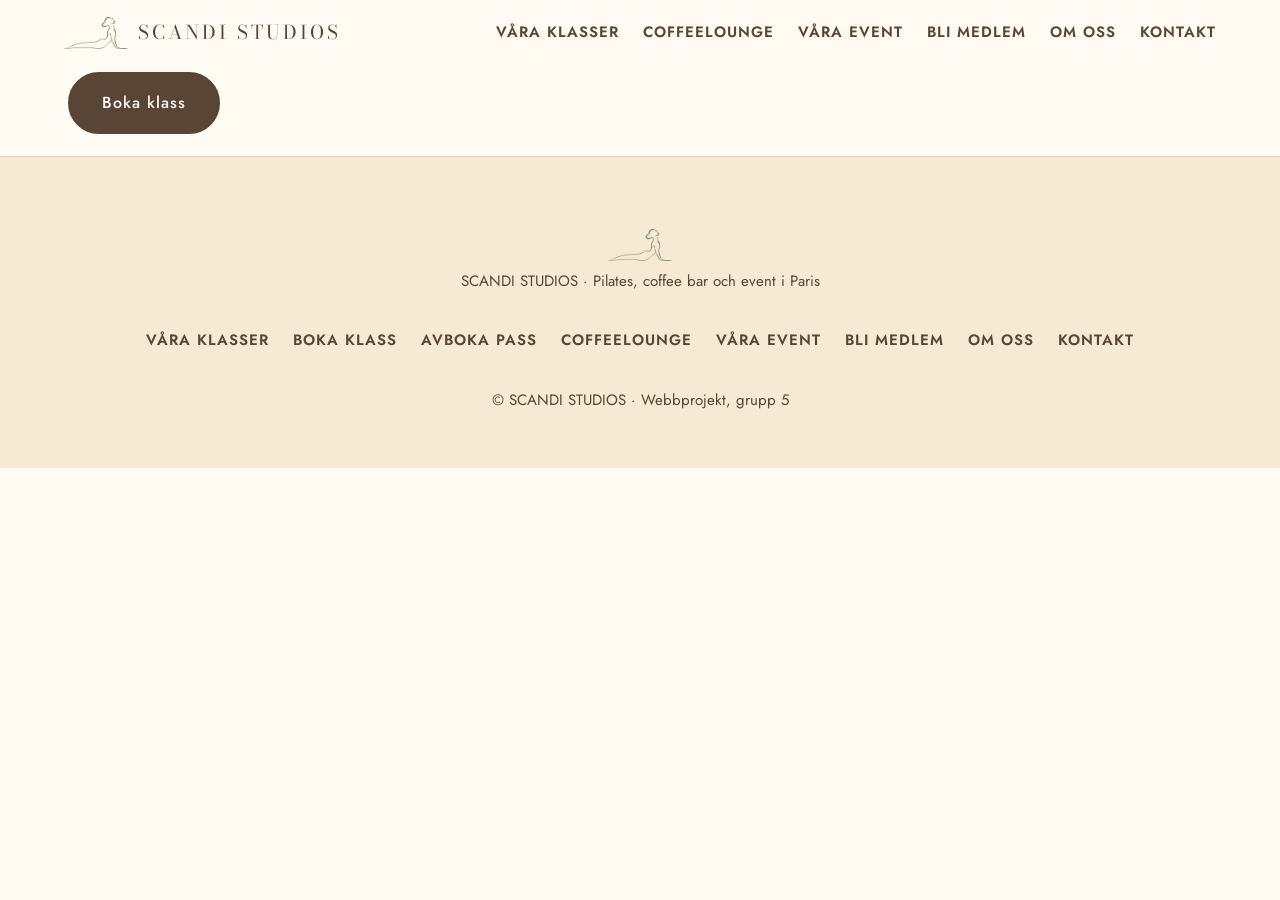
<file: tack.html>
<!DOCTYPE html>
<html lang="sv">
<head>
<meta charset="utf-8">
<meta name="viewport" content="width=device-width, initial-scale=1">
<title>Tack · SCANDI STUDIOS</title>
<meta name="description" content="Tack, vi har tagit emot det du skickade.">
<!-- typsnitten från google fonts -->
<link rel="stylesheet" href="https://fonts.googleapis.com/css2?family=Bodoni+Moda:wght@400;500&amp;family=Jost:wght@300;400;500&amp;display=swap">
<link rel="stylesheet" href="styles.css">
</head>

<body>

<!-- HEADER - samma på alla sidor, ändra inte utan att fråga gruppen!! -->
<header>
    <a href="index.html"><img src="img/logo.png" alt="">SCANDI STUDIOS</a>

  <!-- menyn (lägg aria-current="page" på sidan man är på) -->
  <nav aria-label="Huvudmeny">
      <a href="klasser.html">Våra klasser</a>
      <a href="coffeelounge.html">Coffeelounge</a>
      <a href="event.html">Våra event</a>
      <a href="medlem.html">Bli medlem</a>
      <a href="om-oss.html">Om oss</a>
      <a href="kontakt.html">Kontakt</a>
  </nav>

  <!-- boka knappen till höger -->
  <a class="knapp" href="boka.html">Boka klass</a>
</header>
<!-- slut header -->


<main id="innehall">
  <!-- tack-sidan, alla formulär skickar hit -->


  <!-- slut -->
</main>


<!-- footer, också samma på alla sidor -->
<footer>
  <img src="img/logo.png" alt="">
    <p>SCANDI STUDIOS · Pilates, coffee bar och event i Paris</p>

  <nav aria-label="Sidfot">
    <a href="klasser.html">Våra klasser</a>
    <a href="boka.html">Boka klass</a>
    <a href="boka.html#avboka">Avboka pass</a>
    <a href="coffeelounge.html">Coffeelounge</a>
      <a href="event.html">Våra event</a>
    <a href="medlem.html">Bli medlem</a>
    <a href="om-oss.html">Om oss</a>
    <a href="kontakt.html">Kontakt</a>
  </nav>
  <p>© SCANDI STUDIOS · Webbprojekt, grupp 5</p>
</footer>

</body>
</html>
</file>
<file: styles.css>
/* SCANDI STUDIOS - css för hela sidan
   OBS ändra inte här utan att prata med gruppen först!!

   klasser man kan använda:
   sektion, beige, rosa, brun (färger på sektion)
   stor-bild = stora bilden med text på
   kort-rad + kort = kort bredvid varandra
   bild-text = bild och text bredvid varandra
   knapp, knapp-ram
   liten-text = lilla texten över rubriken
   saknas = när vi inte vet ngt än (pris osv)

   färger från kunden: #FFFAF2 (bakgrund) #F6EAD4 (beige) #DDBAAE (rosa)
   #594536 (brun text) #5F6644 (grön, mörkare än deras för kontrasten)
   typsnitt: Bodoni Moda rubriker, Jost text
*/

* {
  box-sizing: border-box;
}

body {
  margin:0;
  background-color: #FFFAF2;
  color: #594536;
  font-family: 'Jost', Arial, sans-serif;
  font-size: 18px;
  font-weight: 400;
  line-height: 1.65;
}


/* rubriker */
h1, h2, h3, legend, summary {
    font-family: 'Bodoni Moda', Georgia, serif;
    font-weight: 500;
    line-height: 1.1;
}
h1 {
  font-size: 84px;
  margin: 0 0 24px;
}
h2 {
  font-size: 54px;
  margin: 0 0 24px;
}
h3{
  font-size: 30px;
  margin: 0 0 10px;
}

p {
  max-width: 640px;
  margin: 0 0 16px;
}

img {
  max-width:100%;
  display: block;
}

a {
  color: inherit;
  text-underline-offset: 4px;
}

ul {
  list-style: none;
  padding: 0;
}

strong { font-weight: 500; }

/* ram när man tabbar med tangentbordet (tillgänglighet) */
a:focus-visible,
button:focus-visible,
input:focus-visible,
select:focus-visible,
textarea:focus-visible {
  outline: 2px solid #594536;
  outline-offset: 3px;
}




/* HEADER + MENY */
body > header {
  position: sticky;   /* menyn följer med när man scrollar */
  top: 0;
  z-index: 10;
  display: flex;
  flex-wrap: wrap;
  justify-content: space-between;
  align-items: center;
  gap: 12px 32px;
  padding: 14px 5%;
  background-color: #FFFAF2;
  border-bottom: 1px solid #E3D3BB;
}

/* logga */
body > header > a {
  display: flex;
  align-items: center;
  gap: 10px;
  font-family: 'Bodoni Moda', Georgia, serif;
  font-size: 19px;
  letter-spacing: 3px;
  text-decoration: none;
}

body > header img {
  width: 64px;
}

nav {
  display: flex;
  flex-wrap: wrap;
  align-items: center;
  gap: 8px 24px;
}

nav a {
  font-size: 15px;
  font-weight: 600;
  letter-spacing: 1px;
  text-transform: uppercase;
  text-decoration: none;
  padding: 6px 0;
  border-bottom: 1.5px solid transparent;
}

/* streck under sidan man är på (aria-current) */
nav a:hover,
nav a[aria-current="page"] {
  border-bottom-color: #594536;
}


/* sektioner */
.sektion {
  padding: 110px 5%;
  text-align: center;
}

/* allt i mitten */
.sektion > * {
  margin-left: auto;
  margin-right: auto;
}

/* färger för sektion, typ class="sektion beige" */
.beige {
  background-color: #F6EAD4;
}
.rosa {
  background-color: #DDBAAE;
}
.brun {
  background-color: #594536;
  color: #FFFAF2;
}

.liten-text {
  font-size: 15px;
  font-weight: 600;
  letter-spacing: 3px;
  text-transform: uppercase;
  color: #5F6644;
  margin-bottom: 18px;
}

.rosa .liten-text {
  color: #594536;
}

.brun .liten-text,
.stor-bild .liten-text {
  color: #F6EAD4;
}


/* STOR BILD - stora bilden med text på, högst upp */
.stor-bild {
  position: relative;
  min-height: 80vh;
  display: flex;
  flex-direction: column;
  justify-content: center;
  align-items: center;
  padding: 120px 5%;
  text-align: center;
  color: #FFFAF2;
  background-color: #594536;
}

/* så att texten hamnar ovanpå bilden */
.stor-bild > * {
  position: relative;
}

/* bilden täcker allt + lite mörkare så man kan läsa texten */
.stor-bild > img {
  position: absolute;
  top: 0;
  left: 0;
  width: 100%;
  height: 100%;
  object-fit: cover;
  filter: brightness(0.6);
}

.stor-bild h1 {
  max-width: 900px;
}



/* knappar (button med så att knapparna i formulären ser likadana ut) */
.knapp,
.knapp-ram,
button {
  display: inline-block;
  margin: 8px 4px;
  padding: 16px 32px;
  border: 2px solid #594536;
  border-radius: 60px;
  background-color: #594536;
  color: #FFFAF2;
  font-family: inherit;
  font-size: 16px;
  font-weight: 500;
  letter-spacing: 1px;
  text-transform: none;
  text-decoration: none;
  cursor: pointer;
}

.knapp:hover,
button:hover {
  background-color: #3f2f24;
}

.knapp-ram {
  background-color: transparent;
  color: #594536;
}
.knapp-ram:hover {
  background-color: #594536;
  color: #FFFAF2;
}

/* ljusa knappar på brun bakgrund och på stora bilden */
.brun .knapp,
.stor-bild .knapp {
  background-color: #FFFAF2;
  border-color: #FFFAF2;
  color: #594536;
}

.brun .knapp-ram,
.stor-bild .knapp-ram {
  border-color: #FFFAF2;
  color: #FFFAF2;
}

.brun .knapp-ram:hover,
.stor-bild .knapp-ram:hover {
  background-color: #FFFAF2;
  color: #594536;
}


/* kort */
.kort-rad {
  display: flex;
  flex-wrap: wrap;
  justify-content: center;
  gap: 56px 32px;
  max-width: 1100px;
  margin-top: 56px;
  margin-bottom: 40px;
}

.kort {
  flex: 1 1 300px;   /* max 3 per rad */
  max-width: 345px;
}

/* valv på bilden (som speglarna i studion) */
.kort img {
  width: 100%;
  height: 380px;
  object-fit: cover;
  border-radius: 200px 200px 0 0;
  margin-bottom: 22px;
}

.kort p {font-size: 16px;}


/* bild + text bredvid varandra */
.bild-text {
  display: grid;
  grid-template-columns: 1fr 1fr;
  align-items: center;
  gap: 72px;
  max-width: 1100px;
  text-align: left;
}

.bild-text img {
  width: 100%;
  height: 560px;
  object-fit: cover;
  border-radius: 300px 300px 0 0;
}

/* streckad ruta för saker vi inte fått från kunden än */
.saknas {
  display: inline-block;
  padding: 1px 12px;
  border: 1px dashed;
  border-radius: 20px;
  font-size: 14px;
}



/* FORMULÄR */
form {
  max-width: 640px;
  margin-top: 40px;
  padding: 40px;
  background-color: #FFFFFF;
  color: #594536;
  text-align: left;
}

fieldset {
  border: none;
  padding: 0;
  margin: 0 0 28px;
}

legend {
  font-size: 24px;
  margin-bottom: 12px;
}

label {
  display: block;
  margin-bottom: 16px;
}

input,
select,
textarea {
  display: block;
  width: 100%;
  margin-top: 6px;
  padding: 12px 14px;
  border: 1px solid #D8C6AC;
  background-color: #FFFAF2;
  color: inherit;
  font: inherit;
}

/* radioknappar ska vara bredvid texten */
input[type="radio"],
input[type="checkbox"] {
  display: inline;
  width: auto;
  margin: 0 10px 0 0;
  accent-color: #594536;
}

/* vanliga frågor (details) */
details {
  max-width: 720px;
  padding: 18px 0;
  border-bottom: 1px solid #D8C6AC;
  text-align: left;
}
summary {
  font-size: 22px;
  cursor: pointer;
}

/* kodexemplen på startsidan */
pre {
  text-align: left;
  background-color: #FFFFFF;
  padding: 20px;
}


/* footer */
footer {
  padding: 72px 5% 40px;
  background-color: #F6EAD4;
  text-align: center;
  font-size: 15px;
}

footer img {
  width: 64px;
  margin: 0 auto 8px;
}

footer nav {
  justify-content: center;
  margin: 28px 0;
}

footer p {
  margin-left: auto;
  margin-right: auto;
}



/* mobil */
@media (max-width: 760px) {

  body {
    font-size: 17px;
  }
  h1 {
    font-size: 54px;
  }
  h2 {
    font-size: 38px;
  }

  /* menyn ska inte följa med på mobilen, tar för mycket plats */
  body > header {
    position: static;
    justify-content: center;
  }
  nav {
    justify-content: center;
    gap: 6px 18px;
  }

  .sektion {
    padding: 72px 6%;
  }
  .stor-bild {
    min-height: 70vh;
  }

  .bild-text {
    grid-template-columns: 1fr;
    gap: 32px;
    text-align: center;
  }
  .bild-text img {
    height: 380px;
  }

  form {
    padding: 24px;
  }
}
</file>
